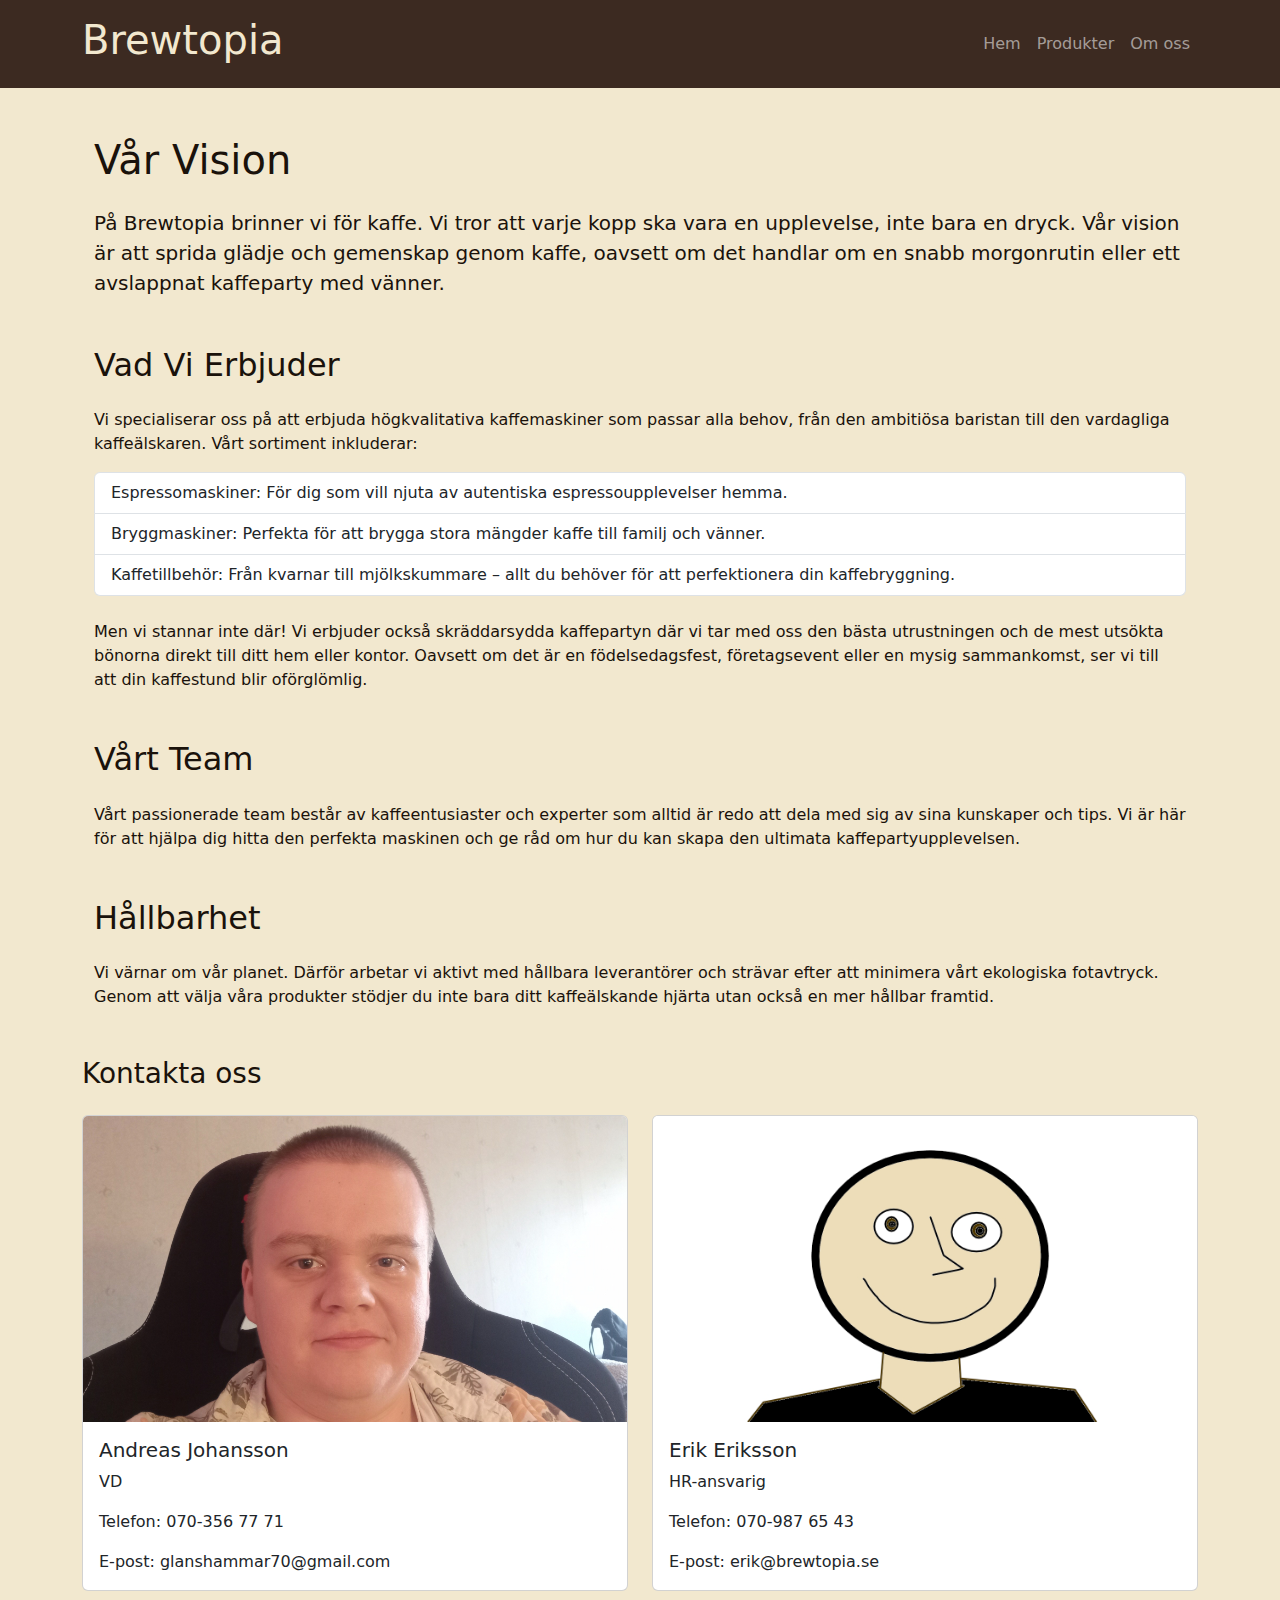
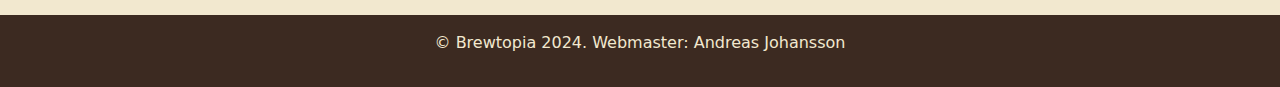
<file: about.html>
<!DOCTYPE html>
<html lang="en">
<head>
    <meta charset="UTF-8">
    <meta name="viewport" content="width=device-width, initial-scale=1.0">
    <title>Brewtopia - Om Oss</title>
    <link rel="icon" type="image/png" href="media/coffeeicon.png">
    <link href="https://cdn.jsdelivr.net/npm/bootstrap@5.3.3/dist/css/bootstrap.min.css" rel="stylesheet" integrity="sha384-QWTKZyjpPEjISv5WaRU9OFeRpok6YctnYmDr5pNlyT2bRjXh0JMhjY6hW+ALEwIH" crossorigin="anonymous">
    <script src="https://cdn.jsdelivr.net/npm/bootstrap@5.3.3/dist/js/bootstrap.bundle.min.js" integrity="sha384-YvpcrYf0tY3lHB60NNkmXc5s9fDVZLESaAA55NDzOxhy9GkcIdslK1eN7N6jIeHz" crossorigin="anonymous" defer></script>
    <link rel="stylesheet" href="styles/theme.css">
</head>

<body class="d-flex flex-column min-vh-100">
    <!-- Header -->
    <header class="py-3 coffee-header">
        <div class="container">
            <div class="row align-items-center">
                <div class="col-md-6">
                    <h1>Brewtopia</h1>
                </div>

                <div class="col-md-6">
                    <nav class="navbar navbar-expand-lg navbar-dark">
                        <ul class="navbar-nav ms-auto">
                            <li class="nav-item"><a class="nav-link" href="index.html">Hem</a></li>
                            <li class="nav-item"><a class="nav-link" href="products.html">Produkter</a></li>
                            <li class="nav-item"><a class="nav-link" href="about.html">Om oss</a></li>
                        </ul>
                    </nav>
                </div>

            </div>
        </div>
    </header>

    <!-- Main Content -->
    <main class="flex-grow-1">
        <div class="container mt-5">
            <div class="container my-5">
                <h1 class="mb-4">Vår Vision</h1>
                <p class="lead">På Brewtopia brinner vi för kaffe. Vi tror att varje kopp ska vara en upplevelse, inte bara en dryck. Vår vision är att sprida glädje och gemenskap genom kaffe, oavsett om det handlar om en snabb morgonrutin eller ett avslappnat kaffeparty med vänner.</p>

                <h2 class="mt-5 mb-4">Vad Vi Erbjuder</h2>
                <p>Vi specialiserar oss på att erbjuda högkvalitativa kaffemaskiner som passar alla behov, från den ambitiösa baristan till den vardagliga kaffeälskaren. Vårt sortiment inkluderar:</p>
                <ul class="list-group mb-4">
                    <li class="list-group-item">Espressomaskiner: För dig som vill njuta av autentiska espressoupplevelser hemma.</li>
                    <li class="list-group-item">Bryggmaskiner: Perfekta för att brygga stora mängder kaffe till familj och vänner.</li>
                    <li class="list-group-item">Kaffetillbehör: Från kvarnar till mjölkskummare – allt du behöver för att perfektionera din kaffebryggning.</li>
                </ul>
                <p>Men vi stannar inte där! Vi erbjuder också skräddarsydda kaffepartyn där vi tar med oss den bästa utrustningen och de mest utsökta bönorna direkt till ditt hem eller kontor. Oavsett om det är en födelsedagsfest, företagsevent eller en mysig sammankomst, ser vi till att din kaffestund blir oförglömlig.</p>

                <h2 class="mt-5 mb-4">Vårt Team</h2>
                <p>Vårt passionerade team består av kaffeentusiaster och experter som alltid är redo att dela med sig av sina kunskaper och tips. Vi är här för att hjälpa dig hitta den perfekta maskinen och ge råd om hur du kan skapa den ultimata kaffepartyupplevelsen.</p>

                <h2 class="mt-5 mb-4">Hållbarhet</h2>
                <p>Vi värnar om vår planet. Därför arbetar vi aktivt med hållbara leverantörer och strävar efter att minimera vårt ekologiska fotavtryck. Genom att välja våra produkter stödjer du inte bara ditt kaffeälskande hjärta utan också en mer hållbar framtid.</p>
            </div>


            <h3 class="mt-5 mb-4">Kontakta oss</h3>
            <div class="row">
                <div class="col-md-6 mb-4">
                    <div class="card">
                        <img src="media/Andreas.jpg" class="card-img-top" alt="VD">
                        <div class="card-body">
                            <h5 class="card-title">Andreas Johansson</h5>
                            <p class="card-text">VD</p>
                            <p class="card-text">Telefon: 070-356 77 71</p>
                            <p class="card-text">E-post: glanshammar70@gmail.com</p>
                        </div>
                    </div>
                </div>

                <div class="col-md-6 mb-4">
                    <div class="card">
                        <img src="media/HR.jpg" class="card-img-top" alt="HR-ansvarig">
                        <div class="card-body">
                            <h5 class="card-title">Erik Eriksson</h5>
                            <p class="card-text">HR-ansvarig</p>
                            <p class="card-text">Telefon: 070-987 65 43</p>
                            <p class="card-text">E-post: erik@brewtopia.se</p>
                        </div>
                    </div>
                </div>

            </div>
        </div>
    </main>

    <!-- Footer -->
    <footer class="py-3 coffee-footer">
        <div class="container text-center">
            <p>&copy; Brewtopia 2024. Webmaster: Andreas Johansson</p>
        </div>
    </footer>

</body>
</html>
</file>
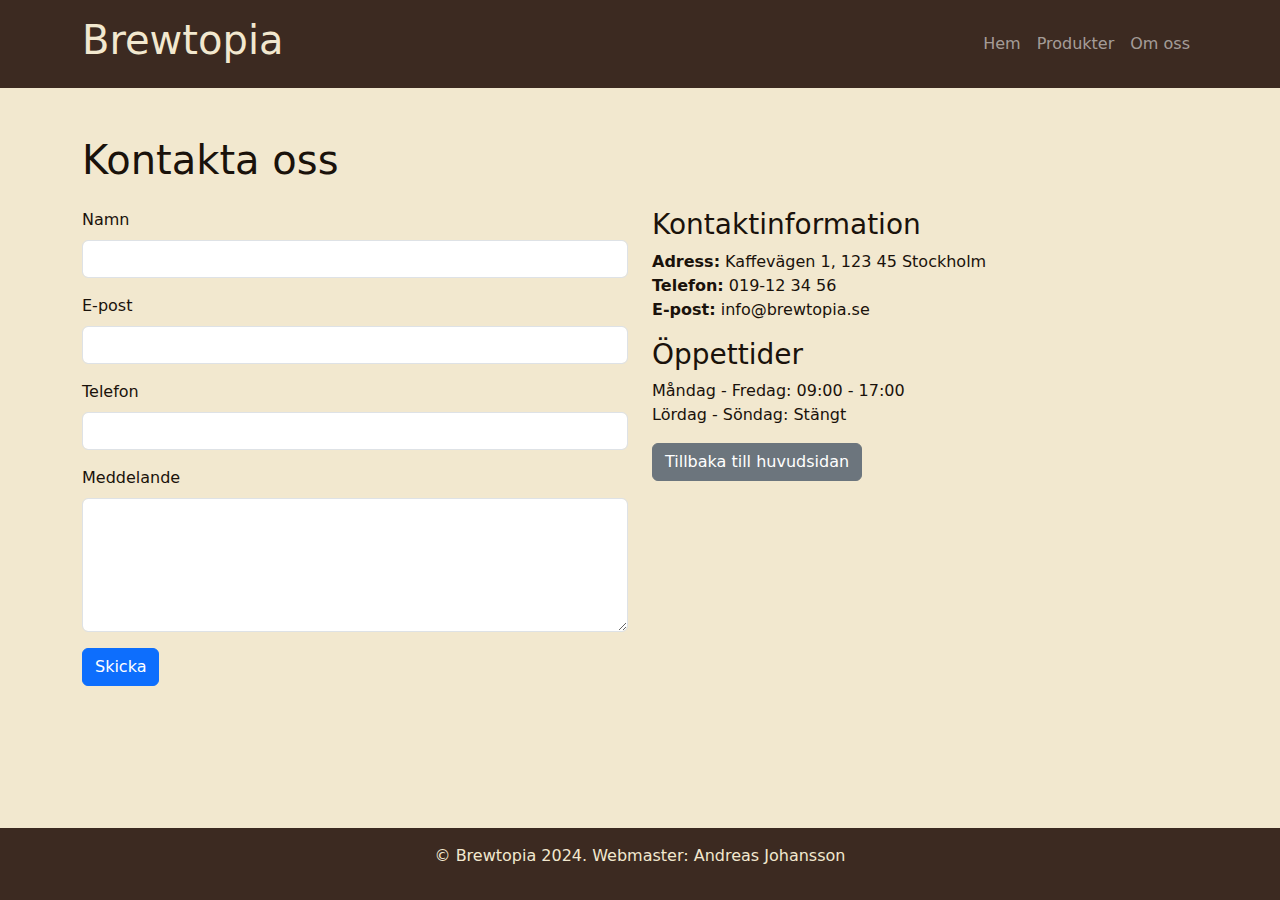
<file: contact.html>
<!DOCTYPE html>
<html lang="en">
<head>
  <meta charset="UTF-8">
  <meta name="viewport" content="width=device-width, initial-scale=1.0">
  <title>Brewtopia - Kontakta Oss</title>
  <link rel="icon" type="image/png" href="media/coffeeicon.png">
  <link href="https://cdn.jsdelivr.net/npm/bootstrap@5.3.3/dist/css/bootstrap.min.css" rel="stylesheet" integrity="sha384-QWTKZyjpPEjISv5WaRU9OFeRpok6YctnYmDr5pNlyT2bRjXh0JMhjY6hW+ALEwIH" crossorigin="anonymous">
  <script src="https://cdn.jsdelivr.net/npm/bootstrap@5.3.3/dist/js/bootstrap.bundle.min.js" integrity="sha384-YvpcrYf0tY3lHB60NNkmXc5s9fDVZLESaAA55NDzOxhy9GkcIdslK1eN7N6jIeHz" crossorigin="anonymous" defer></script>
  <link rel="stylesheet" href="styles/theme.css">
</head>

<body class="d-flex flex-column min-vh-100">
  <!-- Header -->
  <header class="py-3 coffee-header">
    <div class="container">
      <div class="row align-items-center">
        <div class="col-md-6">
          <h1>Brewtopia</h1>
        </div>

        <div class="col-md-6">
          <nav class="navbar navbar-expand-lg navbar-dark">
            <ul class="navbar-nav ms-auto">
              <li class="nav-item"><a class="nav-link" href="index.html">Hem</a></li>
              <li class="nav-item"><a class="nav-link" href="products.html">Produkter</a></li>
              <li class="nav-item"><a class="nav-link" href="about.html">Om oss</a></li>
            </ul>
          </nav>
        </div>

      </div>
    </div>
  </header>

  <!-- Main Content -->
  <main class="flex-grow-1">
    <div class="container mt-5">
      <h1 class="mb-4">Kontakta oss</h1>
      <div class="row">
        <div class="col-md-6">
          <form>
            <div class="mb-3">
              <label for="name" class="form-label">Namn</label>
              <input type="text" class="form-control" id="name" required>
            </div>
            <div class="mb-3">
              <label for="email" class="form-label">E-post</label>
              <input type="email" class="form-control" id="email" required>
            </div>
            <div class="mb-3">
              <label for="phone" class="form-label">Telefon</label>
              <input type="tel" class="form-control" id="phone">
            </div>
            <div class="mb-3">
              <label for="message" class="form-label">Meddelande</label>
              <textarea class="form-control" id="message" rows="5" required></textarea>
            </div>
            <button type="submit" class="btn btn-primary">Skicka</button>
          </form>
        </div>
        <div class="col-md-6">
          <h3>Kontaktinformation</h3>
          <p>
            <strong>Adress:</strong> Kaffevägen 1, 123 45 Stockholm<br>
            <strong>Telefon:</strong> 019-12 34 56<br>
            <strong>E-post:</strong> info@brewtopia.se
          </p>

          <h3>Öppettider</h3>
          <p>
            Måndag - Fredag: 09:00 - 17:00<br>
            Lördag - Söndag: Stängt
          </p>

          <a href="index.html" class="btn btn-secondary">Tillbaka till huvudsidan</a>
        </div>
      </div>
    </div>
  </main>

  <!-- Footer -->
  <footer class="py-3 coffee-footer">
    <div class="container text-center">
      <p>&copy; Brewtopia 2024. Webmaster: Andreas Johansson</p>
    </div>
  </footer>

</body>
</html>
</file>
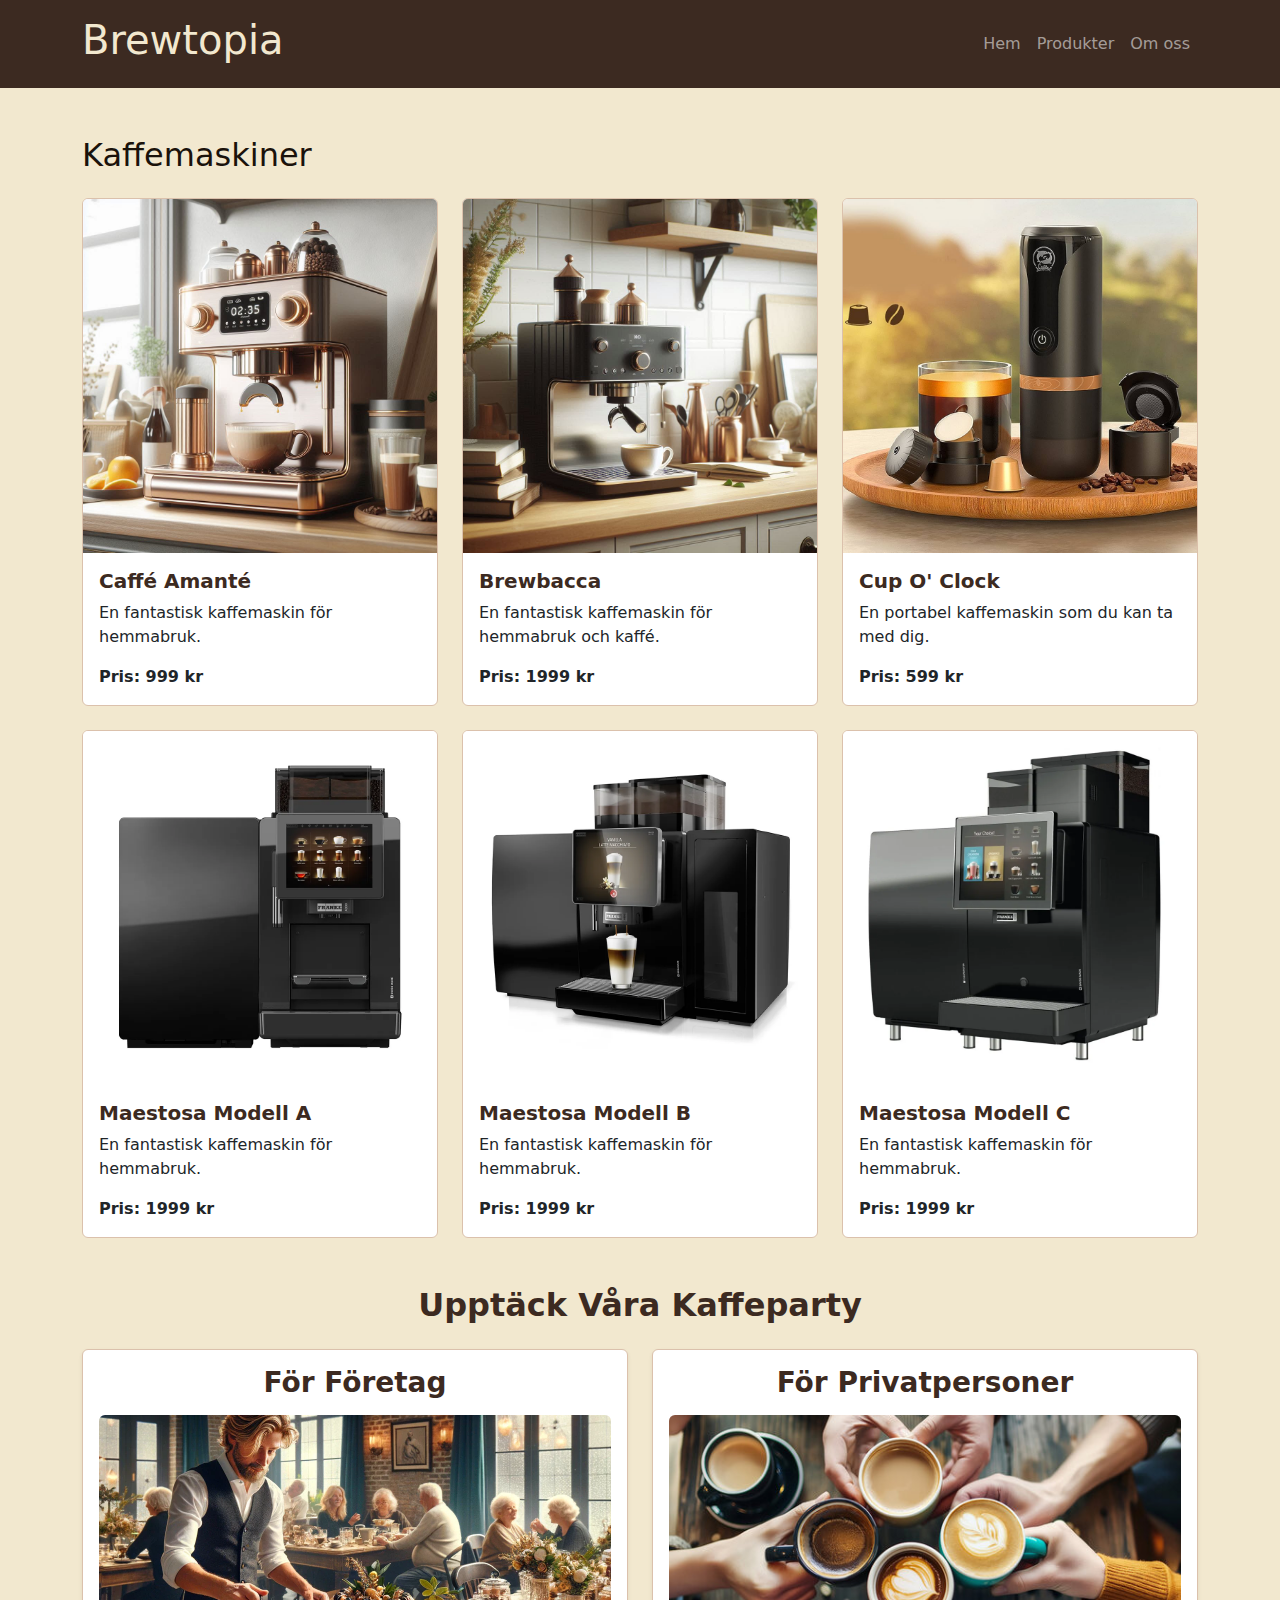
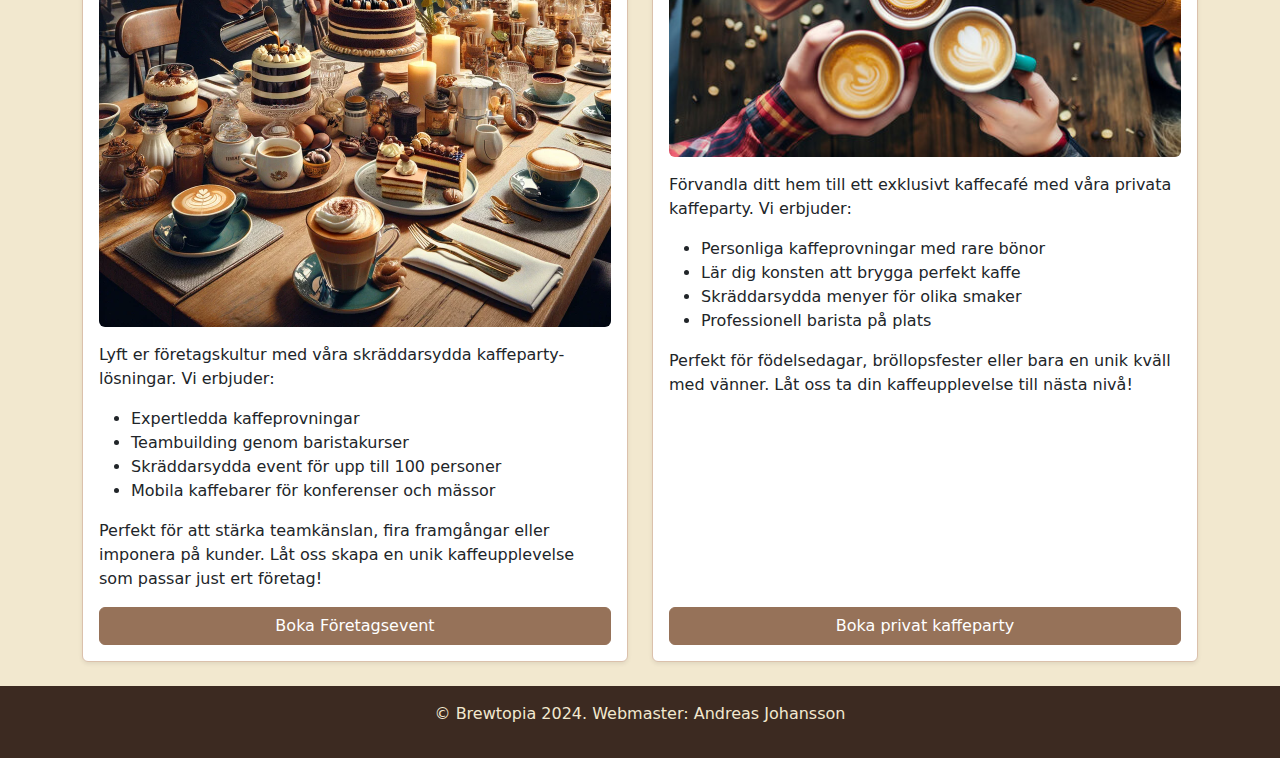
<file: products.html>
<!DOCTYPE html>
<html lang="en">
<head>
    <meta charset="UTF-8">
    <meta name="viewport" content="width=device-width, initial-scale=1.0">
    <title>Brewtopia - Produkter</title>
    <link rel="icon" type="image/png" href="media/coffeeicon.png">
    <link href="https://cdn.jsdelivr.net/npm/bootstrap@5.3.3/dist/css/bootstrap.min.css" rel="stylesheet" integrity="sha384-QWTKZyjpPEjISv5WaRU9OFeRpok6YctnYmDr5pNlyT2bRjXh0JMhjY6hW+ALEwIH" crossorigin="anonymous">
    <script src="https://cdn.jsdelivr.net/npm/bootstrap@5.3.3/dist/js/bootstrap.bundle.min.js" integrity="sha384-YvpcrYf0tY3lHB60NNkmXc5s9fDVZLESaAA55NDzOxhy9GkcIdslK1eN7N6jIeHz" crossorigin="anonymous" defer></script>
    <link rel="stylesheet" href="styles/products.css">
    <link rel="stylesheet" href="styles/theme.css">
</head>

<body class="d-flex flex-column min-vh-100">
    <!-- Header -->
    <header class="py-3 coffee-header">
        <div class="container">
            <div class="row align-items-center">
                <div class="col-md-6">
                    <h1>Brewtopia</h1>
                </div>

                <div class="col-md-6">
                    <nav class="navbar navbar-expand-lg navbar-dark">
                        <ul class="navbar-nav ms-auto">
                            <li class="nav-item"><a class="nav-link" href="index.html">Hem</a></li>
                            <li class="nav-item"><a class="nav-link" href="products.html">Produkter</a></li>
                            <li class="nav-item"><a class="nav-link" href="about.html">Om oss</a></li>
                        </ul>
                    </nav>
                </div>

            </div>
        </div>
    </header>

    <!-- Main Content -->
    <main class="flex-grow-1">
        <div class="container mt-5">
            <h2 class="mb-4">Kaffemaskiner</h2>
            <div class="row row-cols-1 row-cols-md-3 g-4">
                <div class="col">
                    <a href="products/caffe-amante.html" class="text-decoration-none">
                        <div class="card h-100 product-card">
                            <img src="media/coffee-machines/caffe-amante.jpeg" class="card-img-top img-fluid product-image" alt="Kaffemaskin 1">
                            <div class="card-body">
                                <h5 class="card-title">Caffé Amanté</h5>
                                <p class="card-text">En fantastisk kaffemaskin för hemmabruk.</p>
                                <p class="card-text"><strong>Pris: 999 kr</strong></p>
                            </div>
                        </div>
                    </a>
                </div>

                <div class="col">
                    <a href="products/brewbacca.html" class="text-decoration-none">
                        <div class="card h-100 product-card">
                            <img src="media/coffee-machines/brewbacca.jpeg" class="card-img-top img-fluid product-image" alt="Kaffemaskin 2">
                            <div class="card-body">
                                <h5 class="card-title">Brewbacca</h5>
                                <p class="card-text">En fantastisk kaffemaskin för hemmabruk och kaffé.</p>
                                <p class="card-text"><strong>Pris: 1999 kr</strong></p>
                            </div>
                        </div>
                    </a>
                </div>

                <div class="col">
                    <a href="products/cupoclock.html" class="text-decoration-none">
                        <div class="card h-100 product-card">
                            <img src="media/coffee-machines/cupoclock.jpg" class="card-img-top img-fluid product-image" alt="Kaffemaskin 2">
                            <div class="card-body">
                                <h5 class="card-title">Cup O' Clock</h5>
                                <p class="card-text">En portabel kaffemaskin som du kan ta med dig.</p>
                                <p class="card-text"><strong>Pris: 599 kr</strong></p>
                            </div>
                        </div>
                    </a>
                </div>

                <div class="col">
                    <a href="products/maestosa1.html" class="text-decoration-none">
                        <div class="card h-100 product-card">
                            <img src="media/coffee-machines/maestosa1.jpg" class="card-img-top img-fluid product-image" alt="Kaffemaskin 2">
                            <div class="card-body">
                                <h5 class="card-title">Maestosa Modell A</h5>
                                <p class="card-text">En fantastisk kaffemaskin för hemmabruk.</p>
                                <p class="card-text"><strong>Pris: 1999 kr</strong></p>
                            </div>
                        </div>
                    </a>
                </div>

                <div class="col">
                    <a href="products/maestosa2.html" class="text-decoration-none">
                        <div class="card h-100 product-card">
                            <img src="media/coffee-machines/maestosa2.jpg" class="card-img-top img-fluid product-image" alt="Kaffemaskin 2">
                            <div class="card-body">
                                <h5 class="card-title">Maestosa Modell B</h5>
                                <p class="card-text">En fantastisk kaffemaskin för hemmabruk.</p>
                                <p class="card-text"><strong>Pris: 1999 kr</strong></p>
                            </div>
                        </div>
                    </a>
                </div>

                <div class="col">
                    <a href="products/maestosa3.html" class="text-decoration-none">
                        <div class="card h-100 product-card">
                            <img src="media/coffee-machines/maestosa3.jpg" class="card-img-top img-fluid product-image" alt="Kaffemaskin 2">
                            <div class="card-body">
                                <h5 class="card-title">Maestosa Modell C</h5>
                                <p class="card-text">En fantastisk kaffemaskin för hemmabruk.</p>
                                <p class="card-text"><strong>Pris: 1999 kr</strong></p>
                            </div>
                        </div>
                    </a>
                </div>

            </div>

            <section class="kaffeparty-section mt-5 mb-4">
                <h2 class="text-center mb-4">Upptäck Våra Kaffeparty</h2>
                <div class="row g-4">
                    <div class="col-md-6">
                        <div class="card h-100 shadow-sm">
                            <div class="card-body">
                                <h3 class="card-title text-center mb-3">För Företag</h3>
                                <img src="media/coffeeparty2.jpg" alt="Företagskaffeparty" class="img-fluid rounded mb-3">

                                <p class="card-text">
                                    Lyft er företagskultur med våra skräddarsydda kaffeparty-lösningar. Vi erbjuder:
                                </p>

                                <ul>
                                    <li>Expertledda kaffeprovningar</li>
                                    <li>Teambuilding genom baristakurser</li>
                                    <li>Skräddarsydda event för upp till 100 personer</li>
                                    <li>Mobila kaffebarer för konferenser och mässor</li>
                                </ul>

                                <p>
                                    Perfekt för att stärka teamkänslan, fira framgångar eller imponera på kunder. Låt oss skapa en unik kaffeupplevelse som passar just ert företag!
                                </p>

                                <div class="mt-auto">
                                    <a href="#" class="btn btn-primary w-100">Boka Företagsevent</a>
                                </div>
                            </div>
                        </div>
                    </div>
                    <div class="col-md-6">
                        <div class="card h-100 shadow-sm">
                            <div class="card-body">
                                <h3 class="card-title text-center mb-3">För Privatpersoner</h3>
                                <img src="media/coffeeparty.jpg" alt="Privat kaffeparty" class="img-fluid rounded mb-3">

                                <p class="card-text">
                                    Förvandla ditt hem till ett exklusivt kaffecafé med våra privata kaffeparty. Vi erbjuder:
                                </p>

                                <ul>
                                    <li>Personliga kaffeprovningar med rare bönor</li>
                                    <li>Lär dig konsten att brygga perfekt kaffe</li>
                                    <li>Skräddarsydda menyer för olika smaker</li>
                                    <li>Professionell barista på plats</li>
                                </ul>

                                <p>
                                    Perfekt för födelsedagar, bröllopsfester eller bara en unik kväll med vänner. Låt oss ta din kaffeupplevelse till nästa nivå!
                                </p>

                                <div class="mt-auto">
                                    <a href="#" class="btn btn-primary w-100">Boka privat kaffeparty</a>
                                </div>
                            </div>
                        </div>
                    </div>
                </div>
            </section>
        </div>
    </main>

    <!-- Footer -->
    <footer class="py-3 coffee-footer">
        <div class="container text-center">
            <p>&copy; Brewtopia 2024. Webmaster: Andreas Johansson</p>
        </div>
    </footer>
</body>
</html>
</file>
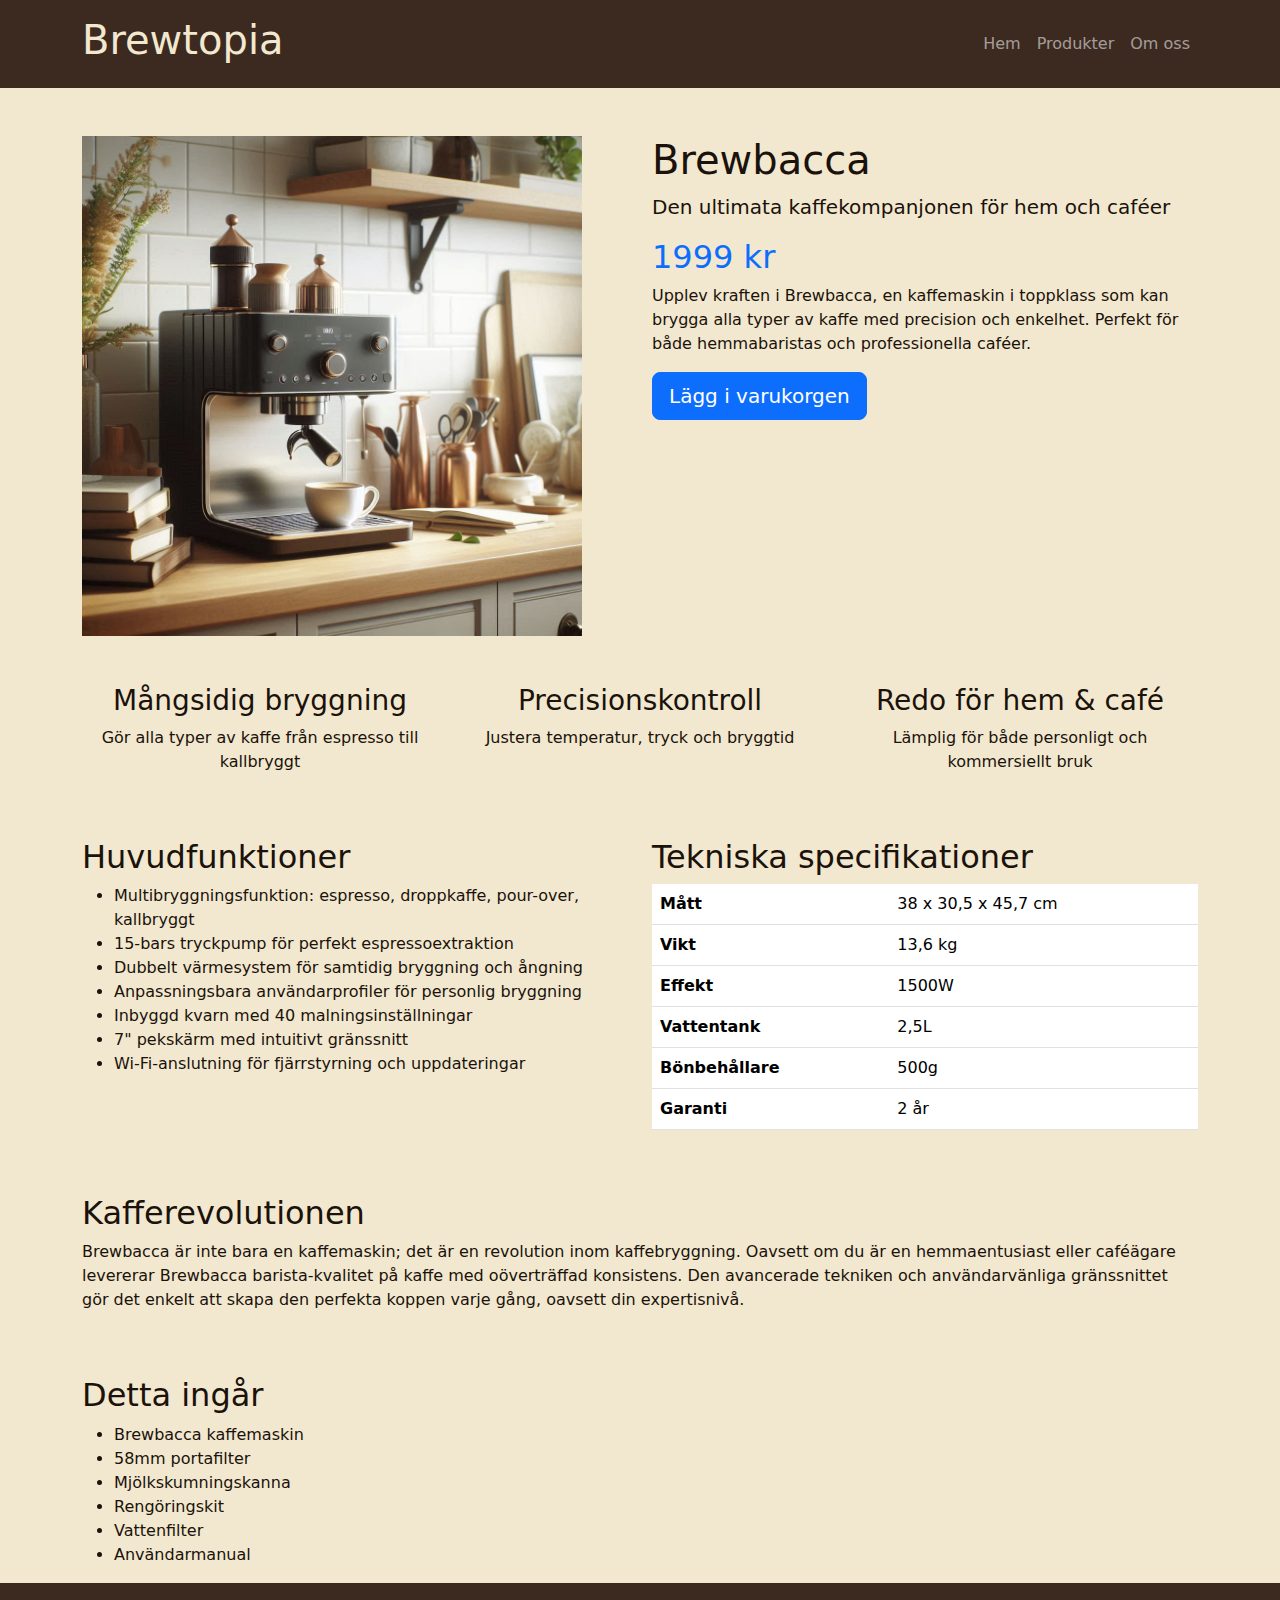
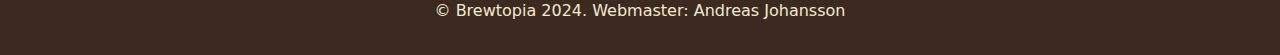
<file: products/brewbacca.html>
<!DOCTYPE html>
<html lang="en">
<head>
    <meta charset="UTF-8">
    <meta name="viewport" content="width=device-width, initial-scale=1.0">
    <title>Brewtopia - Brewbacca</title>
    <link rel="icon" type="image/png" href="../media/coffeeicon.png">
    <link href="https://cdn.jsdelivr.net/npm/bootstrap@5.3.3/dist/css/bootstrap.min.css" rel="stylesheet" integrity="sha384-QWTKZyjpPEjISv5WaRU9OFeRpok6YctnYmDr5pNlyT2bRjXh0JMhjY6hW+ALEwIH" crossorigin="anonymous">
    <script src="https://cdn.jsdelivr.net/npm/bootstrap@5.3.3/dist/js/bootstrap.bundle.min.js" integrity="sha384-YvpcrYf0tY3lHB60NNkmXc5s9fDVZLESaAA55NDzOxhy9GkcIdslK1eN7N6jIeHz" crossorigin="anonymous" defer></script>
    <link rel="stylesheet" href="../styles/theme.css">
</head>

<body class="d-flex flex-column min-vh-100">
    <!-- Header -->
    <header class="py-3 coffee-header">
        <div class="container">
            <div class="row align-items-center">
                <div class="col-md-6">
                    <h1>Brewtopia</h1>
                </div>

                <div class="col-md-6">
                    <nav class="navbar navbar-expand-lg navbar-dark">
                        <ul class="navbar-nav ms-auto">
                            <li class="nav-item"><a class="nav-link" href="../index.html">Hem</a></li>
                            <li class="nav-item"><a class="nav-link" href="../products.html">Produkter</a></li>
                            <li class="nav-item"><a class="nav-link" href="../about.html">Om oss</a></li>
                        </ul>
                    </nav>
                </div>

            </div>
        </div>
    </header>

    <!-- Main Content -->
    <main class="flex-grow-1">
        <div class="container mt-5">
            <div class="row">
                <div class="col-md-6">
                    <img src="../media/coffee-machines/brewbacca.jpeg" alt="Brewbacca Kaffemaskin" class="product-image" width="500" height="500">
                </div>
                <div class="col-md-6">
                    <h1>Brewbacca</h1>
                    <p class="lead">Den ultimata kaffekompanjonen för hem och caféer</p>
                    <h2 class="text-primary">1999 kr</h2>
                    <p>Upplev kraften i Brewbacca, en kaffemaskin i toppklass som kan brygga alla typer av kaffe med precision och enkelhet. Perfekt för både hemmabaristas och professionella caféer.</p>
                    <button class="btn btn-primary btn-lg">Lägg i varukorgen</button>
                </div>
            </div>

            <div class="row mt-5">
                <div class="col-md-4">
                    <div class="text-center">
                        <i class="bi bi-cup-hot feature-icon"></i>
                        <h3>Mångsidig bryggning</h3>
                        <p>Gör alla typer av kaffe från espresso till kallbryggt</p>
                    </div>
                </div>
                <div class="col-md-4">
                    <div class="text-center">
                        <i class="bi bi-gear feature-icon"></i>
                        <h3>Precisionskontroll</h3>
                        <p>Justera temperatur, tryck och bryggtid</p>
                    </div>
                </div>
                <div class="col-md-4">
                    <div class="text-center">
                        <i class="bi bi-house-door feature-icon"></i>
                        <h3>Redo för hem & café</h3>
                        <p>Lämplig för både personligt och kommersiellt bruk</p>
                    </div>
                </div>
            </div>

            <div class="row mt-5">
                <div class="col-md-6">
                    <h2>Huvudfunktioner</h2>
                    <ul>
                        <li>Multibryggningsfunktion: espresso, droppkaffe, pour-over, kallbryggt</li>
                        <li>15-bars tryckpump för perfekt espressoextraktion</li>
                        <li>Dubbelt värmesystem för samtidig bryggning och ångning</li>
                        <li>Anpassningsbara användarprofiler för personlig bryggning</li>
                        <li>Inbyggd kvarn med 40 malningsinställningar</li>
                        <li>7" pekskärm med intuitivt gränssnitt</li>
                        <li>Wi-Fi-anslutning för fjärrstyrning och uppdateringar</li>
                    </ul>
                </div>
                <div class="col-md-6">
                    <h2>Tekniska specifikationer</h2>
                    <table class="table">
                        <tr><th>Mått</th><td>38 x 30,5 x 45,7 cm</td></tr>
                        <tr><th>Vikt</th><td>13,6 kg</td></tr>
                        <tr><th>Effekt</th><td>1500W</td></tr>
                        <tr><th>Vattentank</th><td>2,5L</td></tr>
                        <tr><th>Bönbehållare</th><td>500g</td></tr>
                        <tr><th>Garanti</th><td>2 år</td></tr>
                    </table>
                </div>
            </div>

            <div class="row mt-5">
                <div class="col-md-12">
                    <h2>Kafferevolutionen</h2>
                    <p>Brewbacca är inte bara en kaffemaskin; det är en revolution inom kaffebryggning. Oavsett om du är en hemmaentusiast eller caféägare levererar Brewbacca barista-kvalitet på kaffe med oöverträffad konsistens. Den avancerade tekniken och användarvänliga gränssnittet gör det enkelt att skapa den perfekta koppen varje gång, oavsett din expertisnivå.</p>
                </div>
            </div>

            <div class="row mt-5">
                <div class="col-md-12">
                    <h2>Detta ingår</h2>
                    <ul>
                        <li>Brewbacca kaffemaskin</li>
                        <li>58mm portafilter</li>
                        <li>Mjölkskumningskanna</li>
                        <li>Rengöringskit</li>
                        <li>Vattenfilter</li>
                        <li>Användarmanual</li>
                    </ul>
                </div>
            </div>
        </div>
    </main>

    <!-- Footer -->
    <footer class="py-3 coffee-footer">
        <div class="container text-center">
            <p>&copy; Brewtopia 2024. Webmaster: Andreas Johansson</p>
        </div>
    </footer>

</body>
</html>
</file>
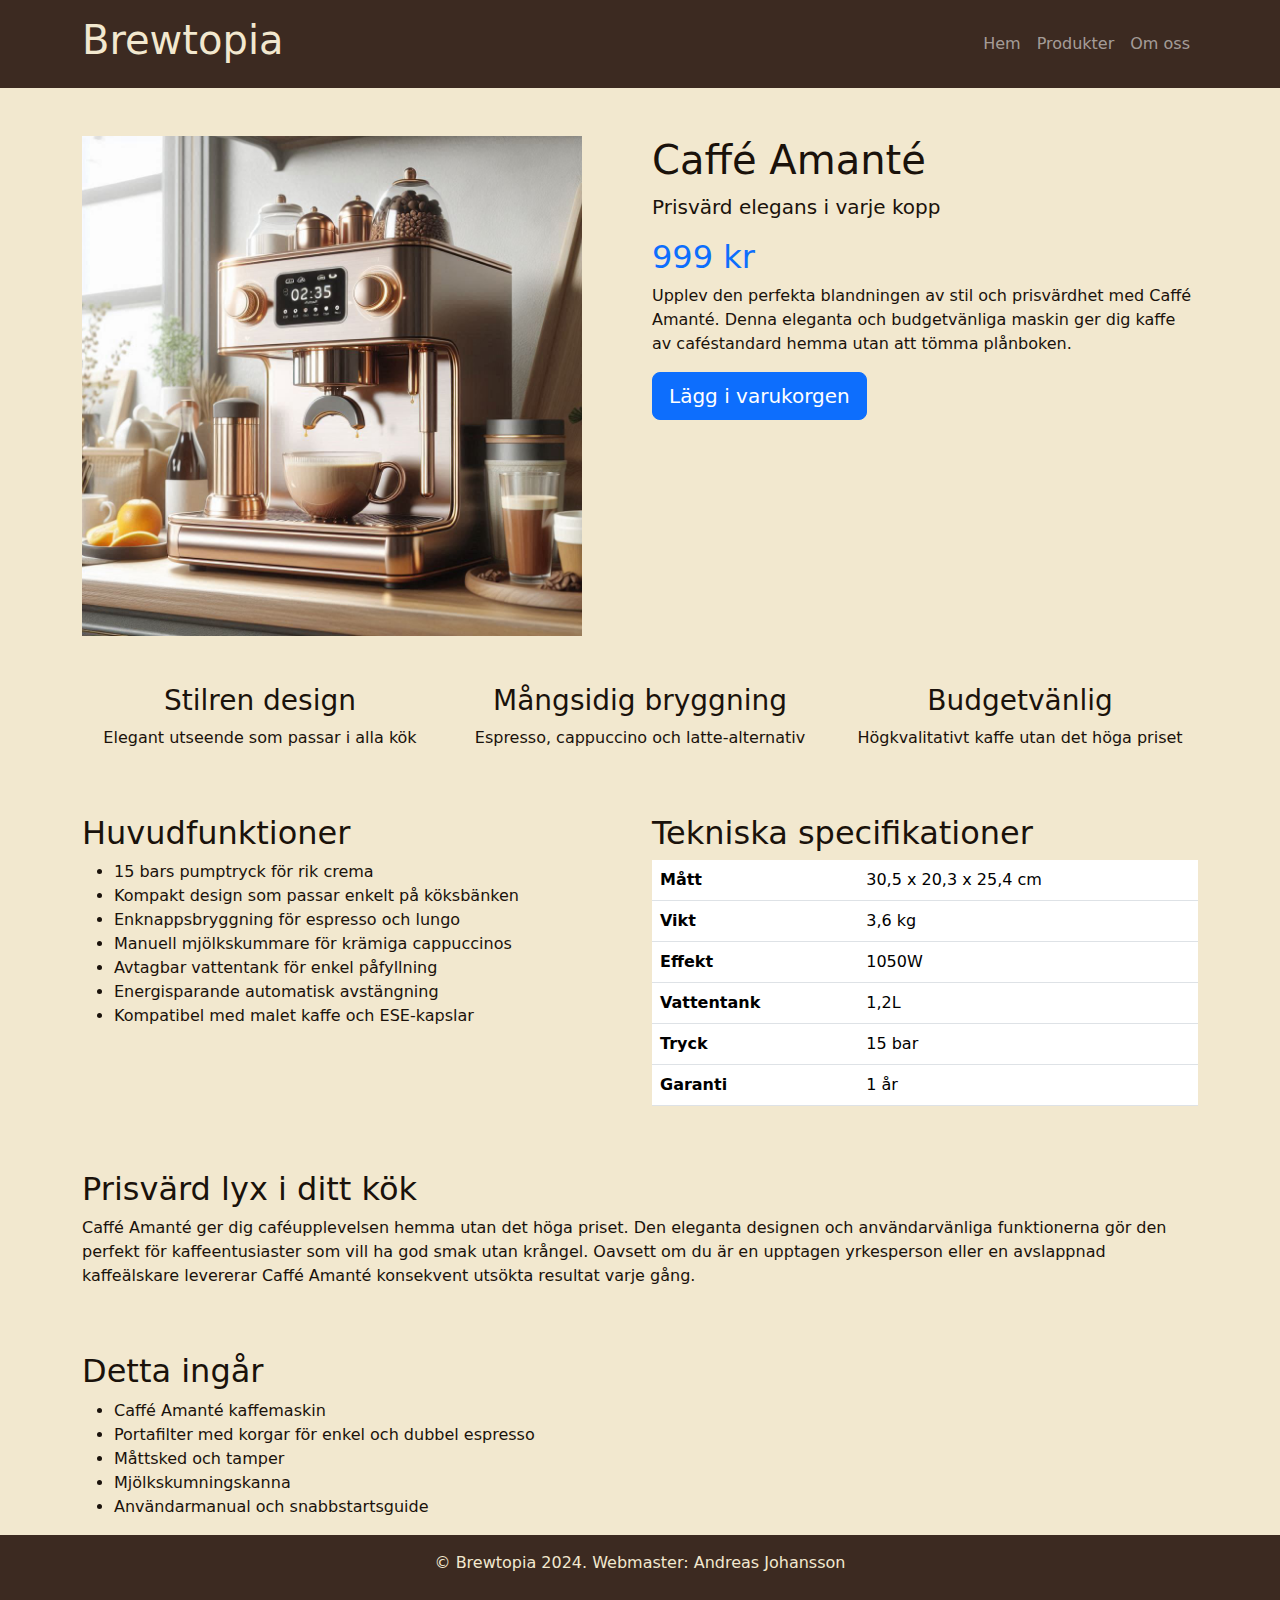
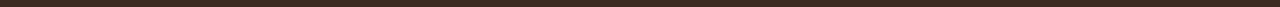
<file: products/caffe-amante.html>
<!DOCTYPE html>
<html lang="en">
<head>
  <meta charset="UTF-8">
  <meta name="viewport" content="width=device-width, initial-scale=1.0">
  <title>Brewtopia - Caffé Amanté</title>
  <link rel="icon" type="image/png" href="../media/coffeeicon.png">
  <link href="https://cdn.jsdelivr.net/npm/bootstrap@5.3.3/dist/css/bootstrap.min.css" rel="stylesheet" integrity="sha384-QWTKZyjpPEjISv5WaRU9OFeRpok6YctnYmDr5pNlyT2bRjXh0JMhjY6hW+ALEwIH" crossorigin="anonymous">
  <script src="https://cdn.jsdelivr.net/npm/bootstrap@5.3.3/dist/js/bootstrap.bundle.min.js" integrity="sha384-YvpcrYf0tY3lHB60NNkmXc5s9fDVZLESaAA55NDzOxhy9GkcIdslK1eN7N6jIeHz" crossorigin="anonymous" defer></script>
  <link rel="stylesheet" href="../styles/theme.css">
</head>

<body class="d-flex flex-column min-vh-100">
  <!-- Header -->
  <header class="py-3 coffee-header">
    <div class="container">
      <div class="row align-items-center">
        <div class="col-md-6">
          <h1>Brewtopia</h1>
        </div>

        <div class="col-md-6">
          <nav class="navbar navbar-expand-lg navbar-dark">
            <ul class="navbar-nav ms-auto">
              <li class="nav-item"><a class="nav-link" href="../index.html">Hem</a></li>
              <li class="nav-item"><a class="nav-link" href="../products.html">Produkter</a></li>
              <li class="nav-item"><a class="nav-link" href="../about.html">Om oss</a></li>
            </ul>
          </nav>
        </div>

      </div>
    </div>
  </header>

  <!-- Main Content -->
  <main class="flex-grow-1">
    <div class="container mt-5">
      <div class="row">
        <div class="col-md-6">
          <img src="../media/coffee-machines/caffe-amante.jpeg" alt="Caffé Amanté Kaffemaskin" class="product-image" width="500" height="500">
        </div>
        <div class="col-md-6">
          <h1>Caffé Amanté</h1>
          <p class="lead">Prisvärd elegans i varje kopp</p>
          <h2 class="text-primary">999 kr</h2>
          <p>Upplev den perfekta blandningen av stil och prisvärdhet med Caffé Amanté. Denna eleganta och budgetvänliga maskin ger dig kaffe av caféstandard hemma utan att tömma plånboken.</p>
          <button class="btn btn-primary btn-lg">Lägg i varukorgen</button>
        </div>
      </div>

      <div class="row mt-5">
        <div class="col-md-4">
          <div class="text-center">
            <i class="bi bi-palette feature-icon"></i>
            <h3>Stilren design</h3>
            <p>Elegant utseende som passar i alla kök</p>
          </div>
        </div>
        <div class="col-md-4">
          <div class="text-center">
            <i class="bi bi-cup feature-icon"></i>
            <h3>Mångsidig bryggning</h3>
            <p>Espresso, cappuccino och latte-alternativ</p>
          </div>
        </div>
        <div class="col-md-4">
          <div class="text-center">
            <i class="bi bi-piggy-bank feature-icon"></i>
            <h3>Budgetvänlig</h3>
            <p>Högkvalitativt kaffe utan det höga priset</p>
          </div>
        </div>
      </div>

      <div class="row mt-5">
        <div class="col-md-6">
          <h2>Huvudfunktioner</h2>
          <ul>
            <li>15 bars pumptryck för rik crema</li>
            <li>Kompakt design som passar enkelt på köksbänken</li>
            <li>Enknappsbryggning för espresso och lungo</li>
            <li>Manuell mjölkskummare för krämiga cappuccinos</li>
            <li>Avtagbar vattentank för enkel påfyllning</li>
            <li>Energisparande automatisk avstängning</li>
            <li>Kompatibel med malet kaffe och ESE-kapslar</li>
          </ul>
        </div>
        <div class="col-md-6">
          <h2>Tekniska specifikationer</h2>
          <table class="table">
            <tr><th>Mått</th><td>30,5 x 20,3 x 25,4 cm</td></tr>
            <tr><th>Vikt</th><td>3,6 kg</td></tr>
            <tr><th>Effekt</th><td>1050W</td></tr>
            <tr><th>Vattentank</th><td>1,2L</td></tr>
            <tr><th>Tryck</th><td>15 bar</td></tr>
            <tr><th>Garanti</th><td>1 år</td></tr>
          </table>
        </div>
      </div>

      <div class="row mt-5">
        <div class="col-md-12">
          <h2>Prisvärd lyx i ditt kök</h2>
          <p>Caffé Amanté ger dig caféupplevelsen hemma utan det höga priset. Den eleganta designen och användarvänliga funktionerna gör den perfekt för kaffeentusiaster som vill ha god smak utan krångel. Oavsett om du är en upptagen yrkesperson eller en avslappnad kaffeälskare levererar Caffé Amanté konsekvent utsökta resultat varje gång.</p>
        </div>
      </div>

      <div class="row mt-5">
        <div class="col-md-12">
          <h2>Detta ingår</h2>
          <ul>
            <li>Caffé Amanté kaffemaskin</li>
            <li>Portafilter med korgar för enkel och dubbel espresso</li>
            <li>Måttsked och tamper</li>
            <li>Mjölkskumningskanna</li>
            <li>Användarmanual och snabbstartsguide</li>
          </ul>
        </div>
      </div>
    </div>
  </main>

  <!-- Footer -->
  <footer class="py-3 coffee-footer">
    <div class="container text-center">
      <p>&copy; Brewtopia 2024. Webmaster: Andreas Johansson</p>
    </div>
  </footer>
</body>
</html>
</file>
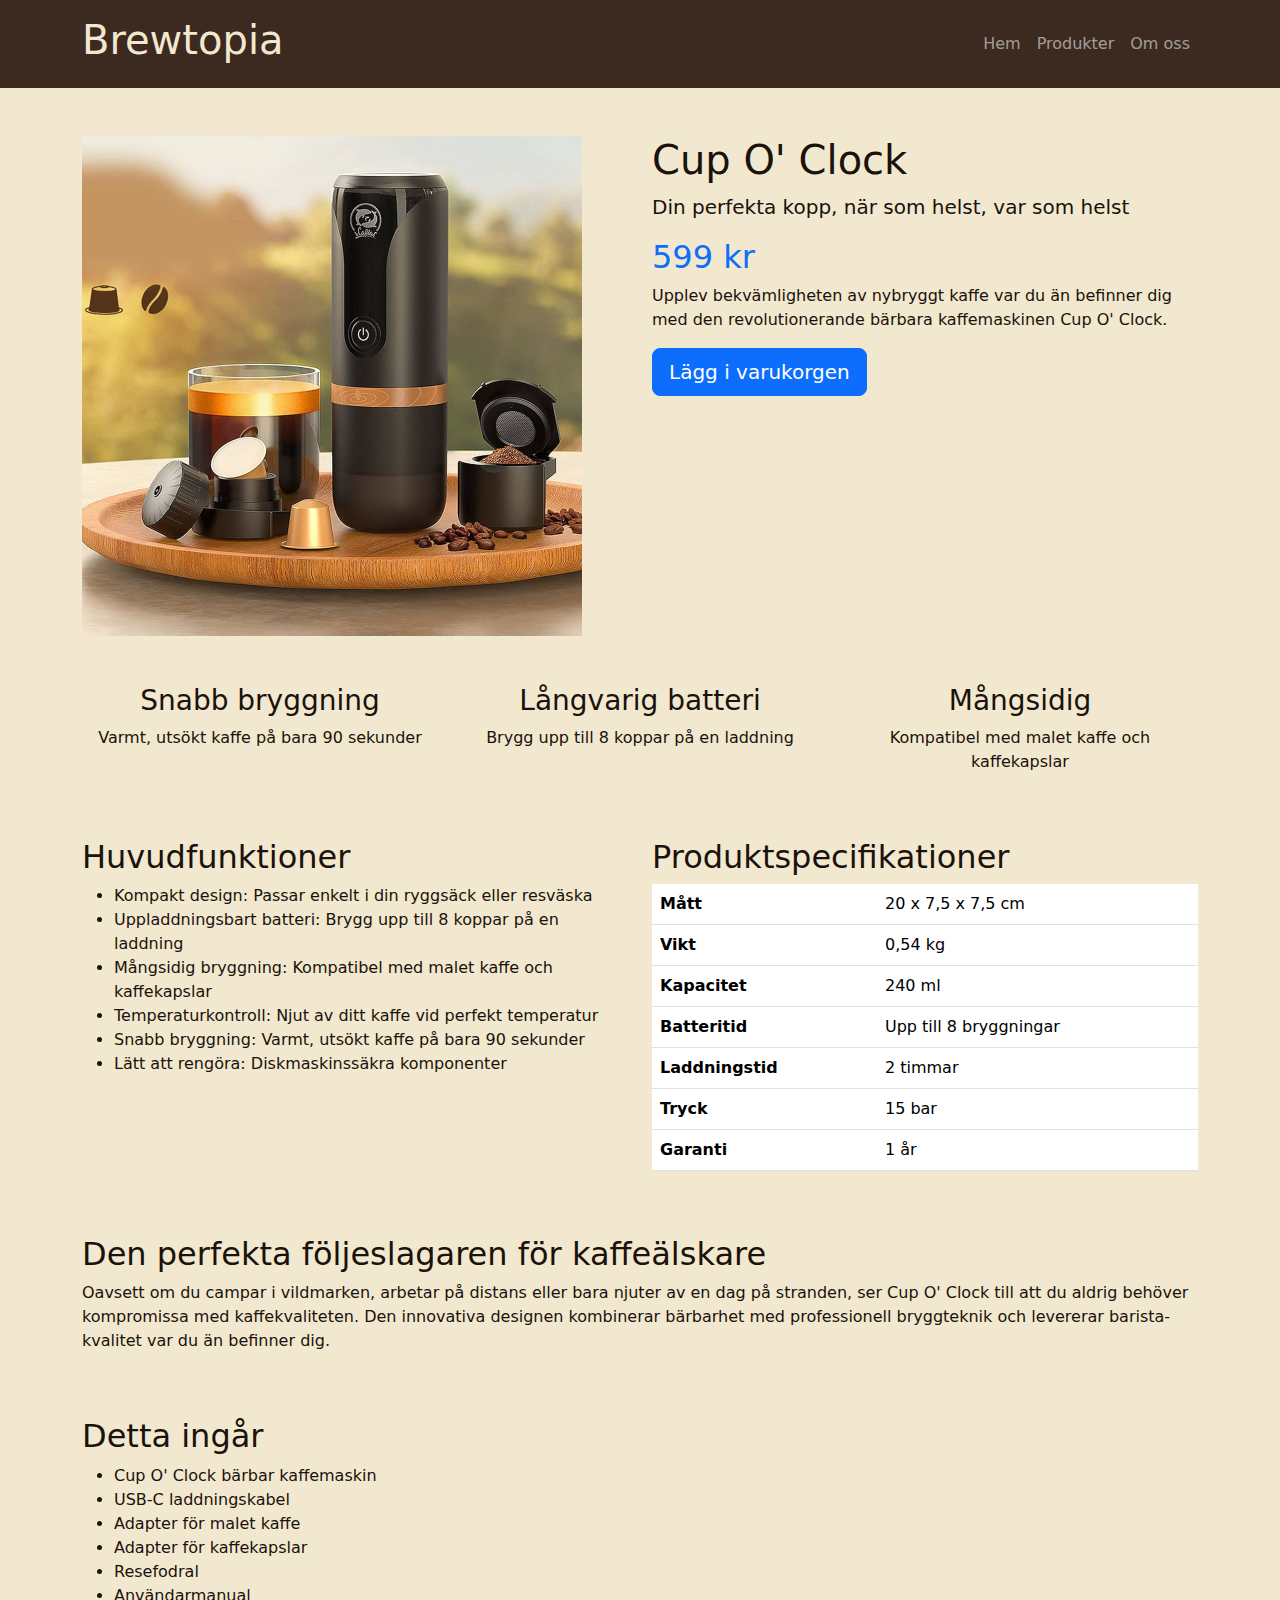
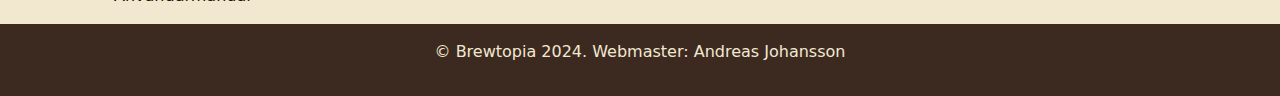
<file: products/cupoclock.html>
<!DOCTYPE html>
<html lang="en">
<head>
  <meta charset="UTF-8">
  <meta name="viewport" content="width=device-width, initial-scale=1.0">
  <title>Brewtopia - Cup O' Clock</title>
  <link rel="icon" type="image/png" href="../media/coffeeicon.png">
  <link href="https://cdn.jsdelivr.net/npm/bootstrap@5.3.3/dist/css/bootstrap.min.css" rel="stylesheet" integrity="sha384-QWTKZyjpPEjISv5WaRU9OFeRpok6YctnYmDr5pNlyT2bRjXh0JMhjY6hW+ALEwIH" crossorigin="anonymous">
  <script src="https://cdn.jsdelivr.net/npm/bootstrap@5.3.3/dist/js/bootstrap.bundle.min.js" integrity="sha384-YvpcrYf0tY3lHB60NNkmXc5s9fDVZLESaAA55NDzOxhy9GkcIdslK1eN7N6jIeHz" crossorigin="anonymous" defer></script>
  <link rel="stylesheet" href="../styles/theme.css">
</head>

<body class="d-flex flex-column min-vh-100">
  <!-- Header -->
  <header class="py-3 coffee-header">
    <div class="container">
      <div class="row align-items-center">
        <div class="col-md-6">
          <h1>Brewtopia</h1>
        </div>

        <div class="col-md-6">
          <nav class="navbar navbar-expand-lg navbar-dark">
            <ul class="navbar-nav ms-auto">
              <li class="nav-item"><a class="nav-link" href="../index.html">Hem</a></li>
              <li class="nav-item"><a class="nav-link" href="../products.html">Produkter</a></li>
              <li class="nav-item"><a class="nav-link" href="../about.html">Om oss</a></li>
            </ul>
          </nav>
        </div>

      </div>
    </div>
  </header>

  <!-- Main Content -->
  <main class="flex-grow-1">
    <div class="container mt-5">
      <div class="row">
        <div class="col-md-6">
          <img src="../media/coffee-machines/cupoclock.jpg" alt="Cup O' Clock" class="product-image" width="500" height="500">
        </div>
        <div class="col-md-6">
          <h1>Cup O' Clock</h1>
          <p class="lead">Din perfekta kopp, när som helst, var som helst</p>
          <h2 class="text-primary">599 kr</h2>
          <p>Upplev bekvämligheten av nybryggt kaffe var du än befinner dig med den revolutionerande bärbara kaffemaskinen Cup O' Clock.</p>
          <button class="btn btn-primary btn-lg">Lägg i varukorgen</button>
        </div>
      </div>

      <div class="row mt-5">
        <div class="col-md-4">
          <div class="text-center">
            <i class="bi bi-lightning-charge feature-icon"></i>
            <h3>Snabb bryggning</h3>
            <p>Varmt, utsökt kaffe på bara 90 sekunder</p>
          </div>
        </div>
        <div class="col-md-4">
          <div class="text-center">
            <i class="bi bi-battery-charging feature-icon"></i>
            <h3>Långvarig batteri</h3>
            <p>Brygg upp till 8 koppar på en laddning</p>
          </div>
        </div>
        <div class="col-md-4">
          <div class="text-center">
            <i class="bi bi-gear feature-icon"></i>
            <h3>Mångsidig</h3>
            <p>Kompatibel med malet kaffe och kaffekapslar</p>
          </div>
        </div>
      </div>

      <div class="row mt-5">
        <div class="col-md-6">
          <h2>Huvudfunktioner</h2>
          <ul>
            <li>Kompakt design: Passar enkelt i din ryggsäck eller resväska</li>
            <li>Uppladdningsbart batteri: Brygg upp till 8 koppar på en laddning</li>
            <li>Mångsidig bryggning: Kompatibel med malet kaffe och kaffekapslar</li>
            <li>Temperaturkontroll: Njut av ditt kaffe vid perfekt temperatur</li>
            <li>Snabb bryggning: Varmt, utsökt kaffe på bara 90 sekunder</li>
            <li>Lätt att rengöra: Diskmaskinssäkra komponenter</li>
          </ul>
        </div>
        <div class="col-md-6">
          <h2>Produktspecifikationer</h2>
          <table class="table">
            <tr><th>Mått</th><td>20 x 7,5 x 7,5 cm</td></tr>
            <tr><th>Vikt</th><td>0,54 kg</td></tr>
            <tr><th>Kapacitet</th><td>240 ml</td></tr>
            <tr><th>Batteritid</th><td>Upp till 8 bryggningar</td></tr>
            <tr><th>Laddningstid</th><td>2 timmar</td></tr>
            <tr><th>Tryck</th><td>15 bar</td></tr>
            <tr><th>Garanti</th><td>1 år</td></tr>
          </table>
        </div>
      </div>

      <div class="row mt-5">
        <div class="col-md-12">
          <h2>Den perfekta följeslagaren för kaffeälskare</h2>
          <p>Oavsett om du campar i vildmarken, arbetar på distans eller bara njuter av en dag på stranden, ser Cup O' Clock till att du aldrig behöver kompromissa med kaffekvaliteten. Den innovativa designen kombinerar bärbarhet med professionell bryggteknik och levererar barista-kvalitet var du än befinner dig.</p>
        </div>
      </div>

      <div class="row mt-5">
        <div class="col-md-12">
          <h2>Detta ingår</h2>
          <ul>
            <li>Cup O' Clock bärbar kaffemaskin</li>
            <li>USB-C laddningskabel</li>
            <li>Adapter för malet kaffe</li>
            <li>Adapter för kaffekapslar</li>
            <li>Resefodral</li>
            <li>Användarmanual</li>
          </ul>
        </div>
      </div>
    </div>
  </main>

  <!-- Footer -->
  <footer class="py-3 coffee-footer">
    <div class="container text-center">
      <p>&copy; Brewtopia 2024. Webmaster: Andreas Johansson</p>
    </div>
  </footer>

</body>
</html>
</file>
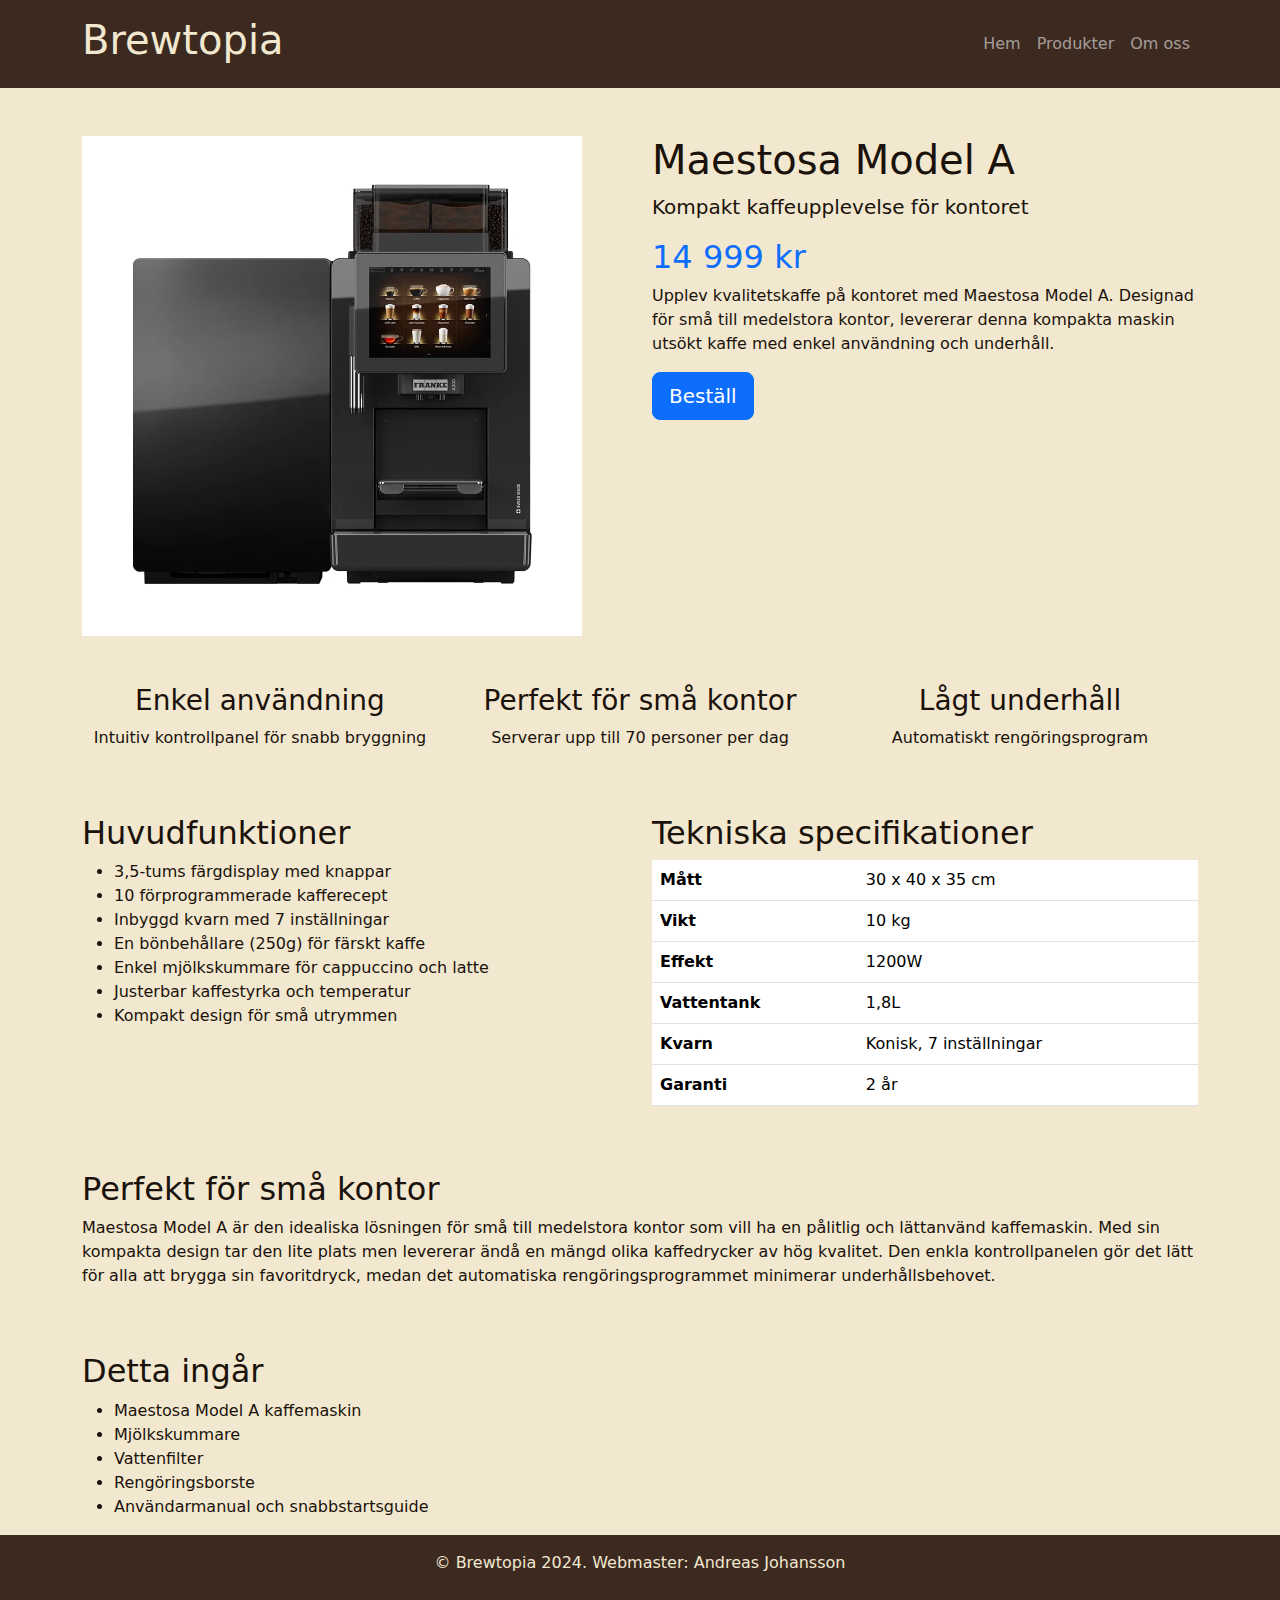
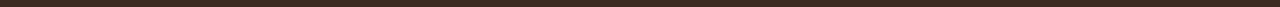
<file: products/maestosa1.html>
<!DOCTYPE html>
<html lang="en">
<head>
    <meta charset="UTF-8">
    <meta name="viewport" content="width=device-width, initial-scale=1.0">
    <title>Brewtopia - Maestosa Model A</title>
    <link rel="icon" type="image/png" href="../media/coffeeicon.png">
    <link href="https://cdn.jsdelivr.net/npm/bootstrap@5.3.3/dist/css/bootstrap.min.css" rel="stylesheet" integrity="sha384-QWTKZyjpPEjISv5WaRU9OFeRpok6YctnYmDr5pNlyT2bRjXh0JMhjY6hW+ALEwIH" crossorigin="anonymous">
    <script src="https://cdn.jsdelivr.net/npm/bootstrap@5.3.3/dist/js/bootstrap.bundle.min.js" integrity="sha384-YvpcrYf0tY3lHB60NNkmXc5s9fDVZLESaAA55NDzOxhy9GkcIdslK1eN7N6jIeHz" crossorigin="anonymous" defer></script>
    <link rel="stylesheet" href="../styles/theme.css">
</head>

<body class="d-flex flex-column min-vh-100">
<!-- Header -->
<header class="py-3 coffee-header">
    <div class="container">
        <div class="row align-items-center">
            <div class="col-md-6">
                <h1>Brewtopia</h1>
            </div>

            <div class="col-md-6">
                <nav class="navbar navbar-expand-lg navbar-dark">
                    <ul class="navbar-nav ms-auto">
                        <li class="nav-item"><a class="nav-link" href="../index.html">Hem</a></li>
                        <li class="nav-item"><a class="nav-link" href="../products.html">Produkter</a></li>
                        <li class="nav-item"><a class="nav-link" href="../about.html">Om oss</a></li>
                    </ul>
                </nav>
            </div>

        </div>
    </div>
</header>

<!-- Main Content -->
<main class="flex-grow-1">
    <div class="container mt-5">
        <div class="row">
            <div class="col-md-6">
                <img src="../media/coffee-machines/maestosa1.jpg" alt="Maestosa Model A Coffee Machine" class="product-image" width="500" height="500">
            </div>
            <div class="col-md-6">
                <h1>Maestosa Model A</h1>
                <p class="lead">Kompakt kaffeupplevelse för kontoret</p>
                <h2 class="text-primary">14 999 kr</h2>
                <p>Upplev kvalitetskaffe på kontoret med Maestosa Model A. Designad för små till medelstora kontor, levererar denna kompakta maskin utsökt kaffe med enkel användning och underhåll.</p>
                <button class="btn btn-primary btn-lg">Beställ</button>
            </div>
        </div>

        <div class="row mt-5">
            <div class="col-md-4">
                <div class="text-center">
                    <i class="bi bi-cup-hot feature-icon"></i>
                    <h3>Enkel användning</h3>
                    <p>Intuitiv kontrollpanel för snabb bryggning</p>
                </div>
            </div>
            <div class="col-md-4">
                <div class="text-center">
                    <i class="bi bi-people feature-icon"></i>
                    <h3>Perfekt för små kontor</h3>
                    <p>Serverar upp till 70 personer per dag</p>
                </div>
            </div>
            <div class="col-md-4">
                <div class="text-center">
                    <i class="bi bi-gear feature-icon"></i>
                    <h3>Lågt underhåll</h3>
                    <p>Automatiskt rengöringsprogram</p>
                </div>
            </div>
        </div>

        <div class="row mt-5">
            <div class="col-md-6">
                <h2>Huvudfunktioner</h2>
                <ul>
                    <li>3,5-tums färgdisplay med knappar</li>
                    <li>10 förprogrammerade kafferecept</li>
                    <li>Inbyggd kvarn med 7 inställningar</li>
                    <li>En bönbehållare (250g) för färskt kaffe</li>
                    <li>Enkel mjölkskummare för cappuccino och latte</li>
                    <li>Justerbar kaffestyrka och temperatur</li>
                    <li>Kompakt design för små utrymmen</li>
                </ul>
            </div>
            <div class="col-md-6">
                <h2>Tekniska specifikationer</h2>
                <table class="table">
                    <tr><th>Mått</th><td>30 x 40 x 35 cm</td></tr>
                    <tr><th>Vikt</th><td>10 kg</td></tr>
                    <tr><th>Effekt</th><td>1200W</td></tr>
                    <tr><th>Vattentank</th><td>1,8L</td></tr>
                    <tr><th>Kvarn</th><td>Konisk, 7 inställningar</td></tr>
                    <tr><th>Garanti</th><td>2 år</td></tr>
                </table>
            </div>
        </div>

        <div class="row mt-5">
            <div class="col-md-12">
                <h2>Perfekt för små kontor</h2>
                <p>Maestosa Model A är den idealiska lösningen för små till medelstora kontor som vill ha en pålitlig och lättanvänd kaffemaskin. Med sin kompakta design tar den lite plats men levererar ändå en mängd olika kaffedrycker av hög kvalitet. Den enkla kontrollpanelen gör det lätt för alla att brygga sin favoritdryck, medan det automatiska rengöringsprogrammet minimerar underhållsbehovet.</p>
            </div>
        </div>

        <div class="row mt-5">
            <div class="col-md-12">
                <h2>Detta ingår</h2>
                <ul>
                    <li>Maestosa Model A kaffemaskin</li>
                    <li>Mjölkskummare</li>
                    <li>Vattenfilter</li>
                    <li>Rengöringsborste</li>
                    <li>Användarmanual och snabbstartsguide</li>
                </ul>
            </div>
        </div>
    </div>
</main>

<!-- Footer -->
<footer class="py-3 coffee-footer">
    <div class="container text-center">
        <p>&copy; Brewtopia 2024. Webmaster: Andreas Johansson</p>
    </div>
</footer>

</body>
</html>
</file>
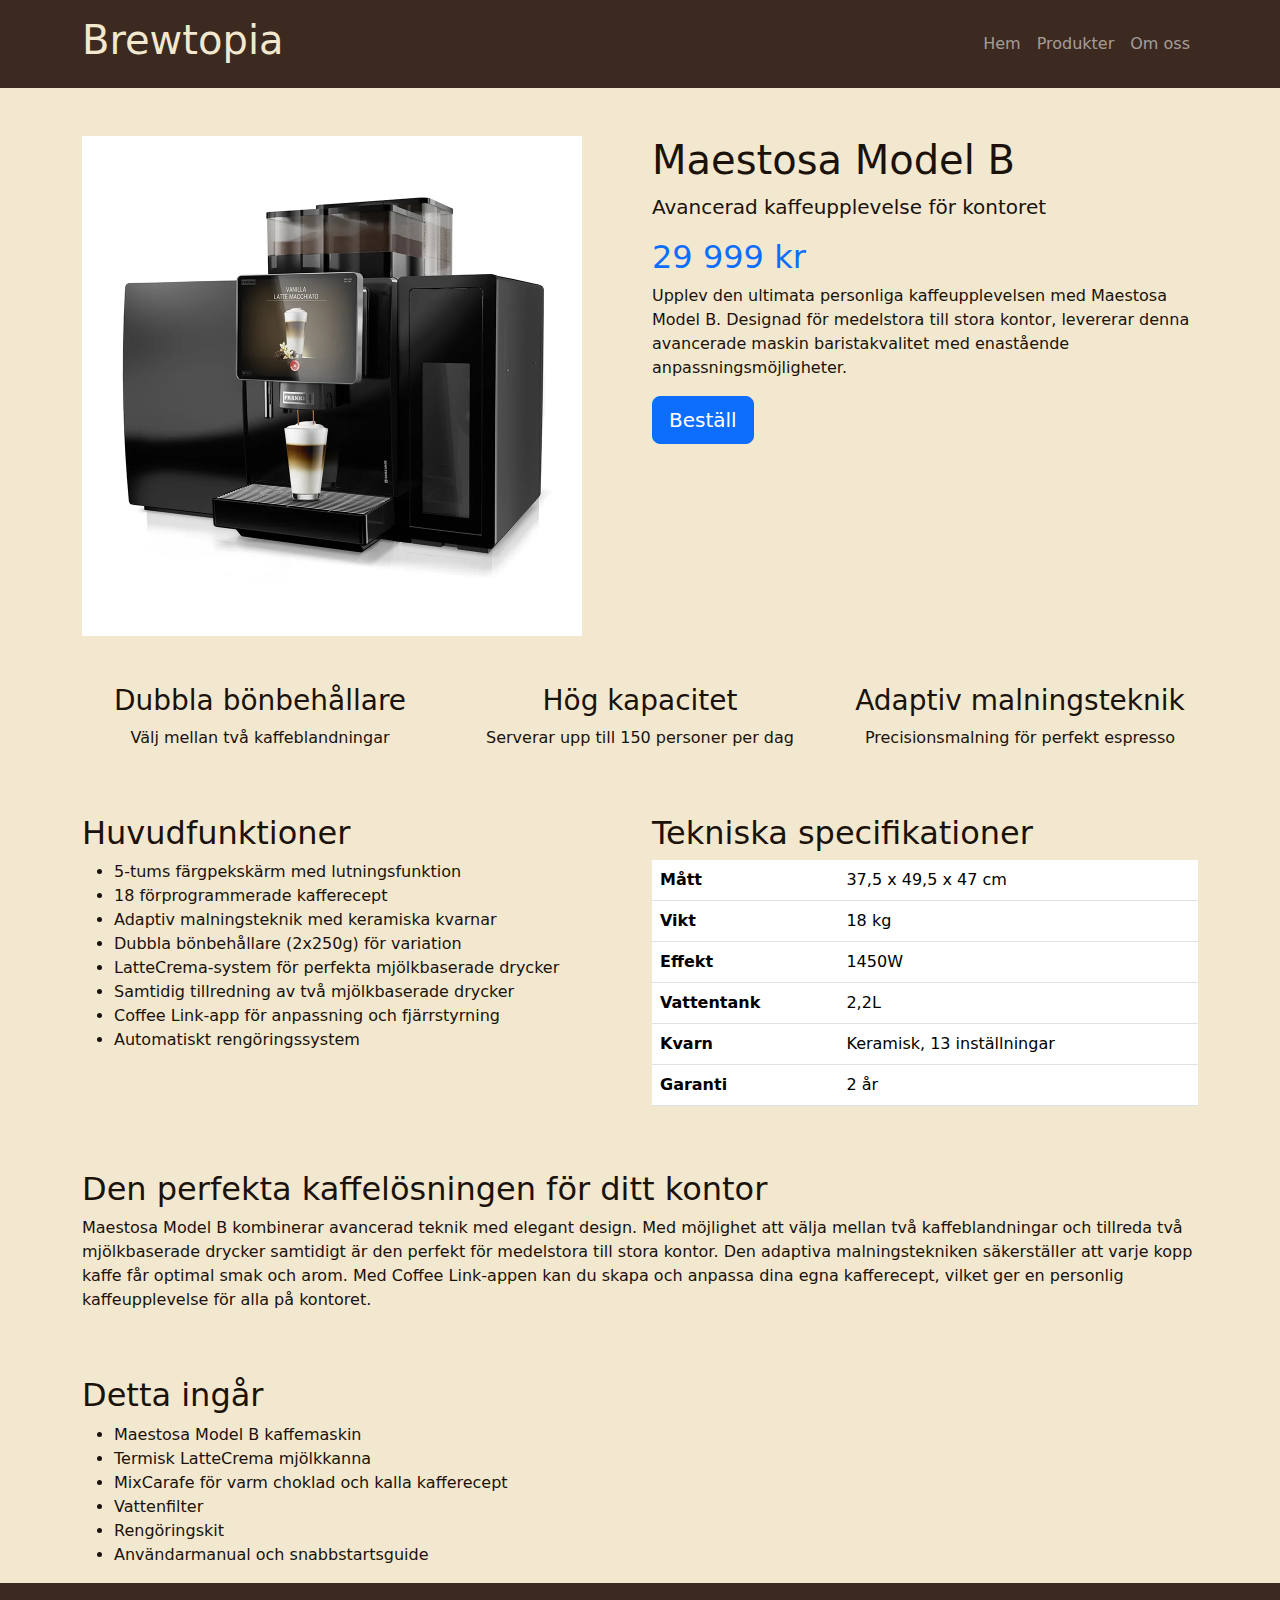
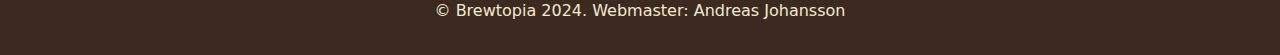
<file: products/maestosa2.html>
<!DOCTYPE html>
<html lang="en">
<head>
    <meta charset="UTF-8">
    <meta name="viewport" content="width=device-width, initial-scale=1.0">
    <title>Brewtopia - Maestosa Model B</title>
    <link rel="icon" type="image/png" href="../media/coffeeicon.png">
    <link href="https://cdn.jsdelivr.net/npm/bootstrap@5.3.3/dist/css/bootstrap.min.css" rel="stylesheet" integrity="sha384-QWTKZyjpPEjISv5WaRU9OFeRpok6YctnYmDr5pNlyT2bRjXh0JMhjY6hW+ALEwIH" crossorigin="anonymous">
    <script src="https://cdn.jsdelivr.net/npm/bootstrap@5.3.3/dist/js/bootstrap.bundle.min.js" integrity="sha384-YvpcrYf0tY3lHB60NNkmXc5s9fDVZLESaAA55NDzOxhy9GkcIdslK1eN7N6jIeHz" crossorigin="anonymous" defer></script>
    <link rel="stylesheet" href="../styles/theme.css">
</head>

<body class="d-flex flex-column min-vh-100">
<!-- Header -->
<header class="py-3 coffee-header">
    <div class="container">
        <div class="row align-items-center">
            <div class="col-md-6">
                <h1>Brewtopia</h1>
            </div>

            <div class="col-md-6">
                <nav class="navbar navbar-expand-lg navbar-dark">
                    <ul class="navbar-nav ms-auto">
                        <li class="nav-item"><a class="nav-link" href="../index.html">Hem</a></li>
                        <li class="nav-item"><a class="nav-link" href="../products.html">Produkter</a></li>
                        <li class="nav-item"><a class="nav-link" href="../about.html">Om oss</a></li>
                    </ul>
                </nav>
            </div>

        </div>
    </div>
</header>

<!-- Main Content -->
<main class="flex-grow-1">
    <div class="container mt-5">
        <div class="row">
            <div class="col-md-6">
                <img src="../media/coffee-machines/maestosa2.jpg" alt="Maestosa Model B Coffee Machine" class="product-image" width="500" height="500">
            </div>
            <div class="col-md-6">
                <h1>Maestosa Model B</h1>
                <p class="lead">Avancerad kaffeupplevelse för kontoret</p>
                <h2 class="text-primary">29 999 kr</h2>
                <p>Upplev den ultimata personliga kaffeupplevelsen med Maestosa Model B. Designad för medelstora till stora kontor, levererar denna avancerade maskin baristakvalitet med enastående anpassningsmöjligheter.</p>
                <button class="btn btn-primary btn-lg">Beställ</button>
            </div>
        </div>

        <div class="row mt-5">
            <div class="col-md-4">
                <div class="text-center">
                    <i class="bi bi-cup-hot feature-icon"></i>
                    <h3>Dubbla bönbehållare</h3>
                    <p>Välj mellan två kaffeblandningar</p>
                </div>
            </div>
            <div class="col-md-4">
                <div class="text-center">
                    <i class="bi bi-people feature-icon"></i>
                    <h3>Hög kapacitet</h3>
                    <p>Serverar upp till 150 personer per dag</p>
                </div>
            </div>
            <div class="col-md-4">
                <div class="text-center">
                    <i class="bi bi-gear feature-icon"></i>
                    <h3>Adaptiv malningsteknik</h3>
                    <p>Precisionsmalning för perfekt espresso</p>
                </div>
            </div>
        </div>

        <div class="row mt-5">
            <div class="col-md-6">
                <h2>Huvudfunktioner</h2>
                <ul>
                    <li>5-tums färgpekskärm med lutningsfunktion</li>
                    <li>18 förprogrammerade kafferecept</li>
                    <li>Adaptiv malningsteknik med keramiska kvarnar</li>
                    <li>Dubbla bönbehållare (2x250g) för variation</li>
                    <li>LatteCrema-system för perfekta mjölkbaserade drycker</li>
                    <li>Samtidig tillredning av två mjölkbaserade drycker</li>
                    <li>Coffee Link-app för anpassning och fjärrstyrning</li>
                    <li>Automatiskt rengöringssystem</li>
                </ul>
            </div>
            <div class="col-md-6">
                <h2>Tekniska specifikationer</h2>
                <table class="table">
                    <tr><th>Mått</th><td>37,5 x 49,5 x 47 cm</td></tr>
                    <tr><th>Vikt</th><td>18 kg</td></tr>
                    <tr><th>Effekt</th><td>1450W</td></tr>
                    <tr><th>Vattentank</th><td>2,2L</td></tr>
                    <tr><th>Kvarn</th><td>Keramisk, 13 inställningar</td></tr>
                    <tr><th>Garanti</th><td>2 år</td></tr>
                </table>
            </div>
        </div>

        <div class="row mt-5">
            <div class="col-md-12">
                <h2>Den perfekta kaffelösningen för ditt kontor</h2>
                <p>Maestosa Model B kombinerar avancerad teknik med elegant design. Med möjlighet att välja mellan två kaffeblandningar och tillreda två mjölkbaserade drycker samtidigt är den perfekt för medelstora till stora kontor. Den adaptiva malningstekniken säkerställer att varje kopp kaffe får optimal smak och arom. Med Coffee Link-appen kan du skapa och anpassa dina egna kafferecept, vilket ger en personlig kaffeupplevelse för alla på kontoret.</p>
            </div>
        </div>

        <div class="row mt-5">
            <div class="col-md-12">
                <h2>Detta ingår</h2>
                <ul>
                    <li>Maestosa Model B kaffemaskin</li>
                    <li>Termisk LatteCrema mjölkkanna</li>
                    <li>MixCarafe för varm choklad och kalla kafferecept</li>
                    <li>Vattenfilter</li>
                    <li>Rengöringskit</li>
                    <li>Användarmanual och snabbstartsguide</li>
                </ul>
            </div>
        </div>
    </div>
</main>

<!-- Footer -->
<footer class="py-3 coffee-footer">
    <div class="container text-center">
        <p>&copy; Brewtopia 2024. Webmaster: Andreas Johansson</p>
    </div>
</footer>

</body>
</html>
</file>
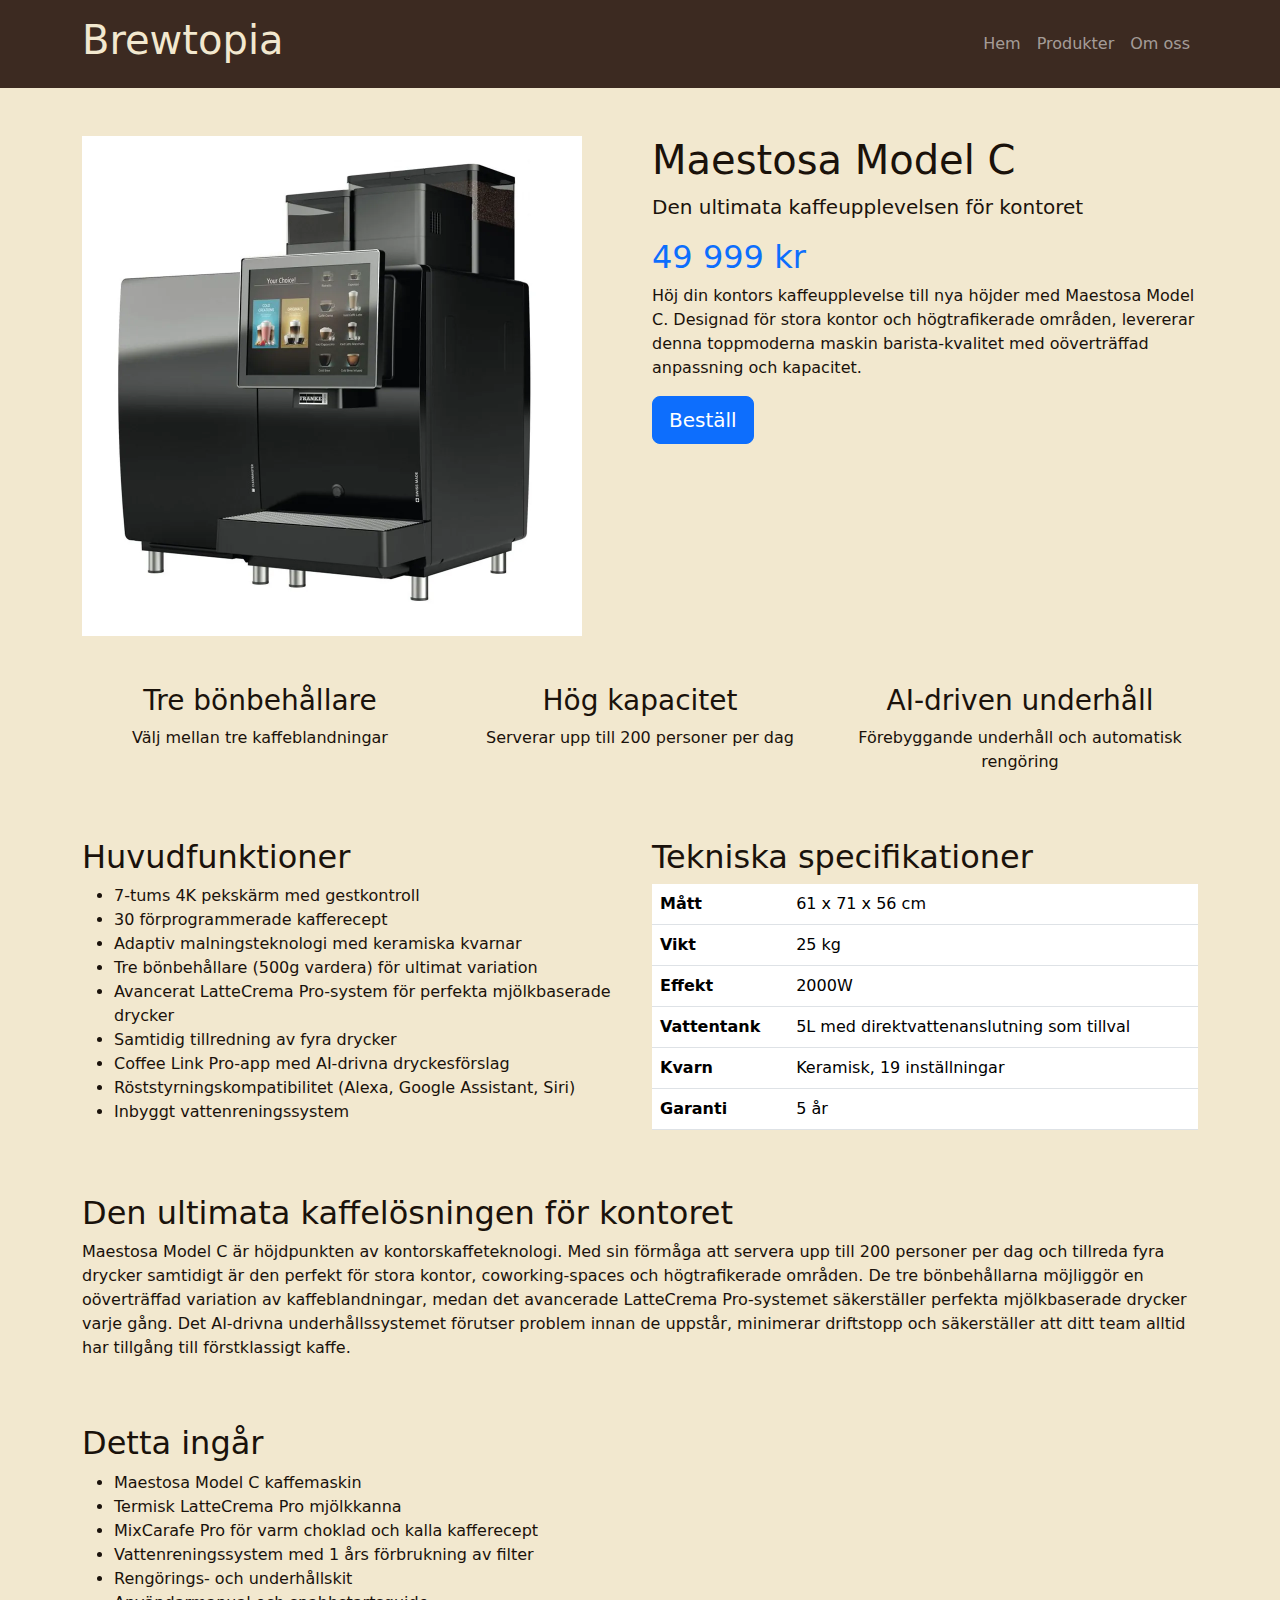
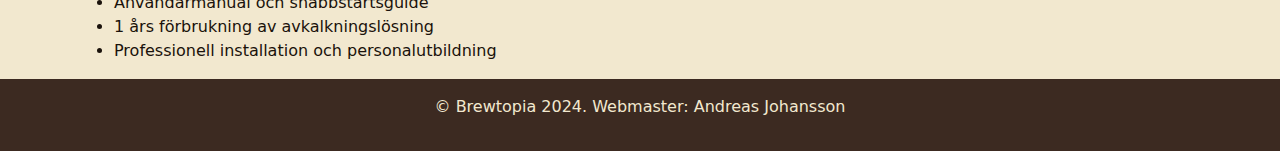
<file: products/maestosa3.html>
<!DOCTYPE html>
<html lang="en">
<head>
    <meta charset="UTF-8">
    <meta name="viewport" content="width=device-width, initial-scale=1.0">
    <title>Brewtopia - Maestosa Model C</title>
    <link rel="icon" type="image/png" href="../media/coffeeicon.png">
    <link href="https://cdn.jsdelivr.net/npm/bootstrap@5.3.3/dist/css/bootstrap.min.css" rel="stylesheet" integrity="sha384-QWTKZyjpPEjISv5WaRU9OFeRpok6YctnYmDr5pNlyT2bRjXh0JMhjY6hW+ALEwIH" crossorigin="anonymous">
    <script src="https://cdn.jsdelivr.net/npm/bootstrap@5.3.3/dist/js/bootstrap.bundle.min.js" integrity="sha384-YvpcrYf0tY3lHB60NNkmXc5s9fDVZLESaAA55NDzOxhy9GkcIdslK1eN7N6jIeHz" crossorigin="anonymous" defer></script>
    <link rel="stylesheet" href="../styles/theme.css">
</head>

<body class="d-flex flex-column min-vh-100">
<!-- Header -->
<header class="py-3 coffee-header">
    <div class="container">
        <div class="row align-items-center">
            <div class="col-md-6">
                <h1>Brewtopia</h1>
            </div>

            <div class="col-md-6">
                <nav class="navbar navbar-expand-lg navbar-dark">
                    <ul class="navbar-nav ms-auto">
                        <li class="nav-item"><a class="nav-link" href="../index.html">Hem</a></li>
                        <li class="nav-item"><a class="nav-link" href="../products.html">Produkter</a></li>
                        <li class="nav-item"><a class="nav-link" href="../about.html">Om oss</a></li>
                    </ul>
                </nav>
            </div>

        </div>
    </div>
</header>

<!-- Main Content -->
<main class="flex-grow-1">
    <div class="container mt-5">
        <div class="row">
            <div class="col-md-6">
                <img src="../media/coffee-machines/maestosa3.jpg" alt="Maestosa Model C Coffee Machine" class="product-image" width="500" height="500">
            </div>
            <div class="col-md-6">
                <h1>Maestosa Model C</h1>
                <p class="lead">Den ultimata kaffeupplevelsen för kontoret</p>
                <h2 class="text-primary">49 999 kr</h2>
                <p>Höj din kontors kaffeupplevelse till nya höjder med Maestosa Model C. Designad för stora kontor och högtrafikerade områden, levererar denna toppmoderna maskin barista-kvalitet med oöverträffad anpassning och kapacitet.</p>
                <button class="btn btn-primary btn-lg">Beställ</button>
            </div>
        </div>

        <div class="row mt-5">
            <div class="col-md-4">
                <div class="text-center">
                    <i class="bi bi-cup-hot feature-icon"></i>
                    <h3>Tre bönbehållare</h3>
                    <p>Välj mellan tre kaffeblandningar</p>
                </div>
            </div>
            <div class="col-md-4">
                <div class="text-center">
                    <i class="bi bi-people feature-icon"></i>
                    <h3>Hög kapacitet</h3>
                    <p>Serverar upp till 200 personer per dag</p>
                </div>
            </div>
            <div class="col-md-4">
                <div class="text-center">
                    <i class="bi bi-gear feature-icon"></i>
                    <h3>AI-driven underhåll</h3>
                    <p>Förebyggande underhåll och automatisk rengöring</p>
                </div>
            </div>
        </div>

        <div class="row mt-5">
            <div class="col-md-6">
                <h2>Huvudfunktioner</h2>
                <ul>
                    <li>7-tums 4K pekskärm med gestkontroll</li>
                    <li>30 förprogrammerade kafferecept</li>
                    <li>Adaptiv malningsteknologi med keramiska kvarnar</li>
                    <li>Tre bönbehållare (500g vardera) för ultimat variation</li>
                    <li>Avancerat LatteCrema Pro-system för perfekta mjölkbaserade drycker</li>
                    <li>Samtidig tillredning av fyra drycker</li>
                    <li>Coffee Link Pro-app med AI-drivna dryckesförslag</li>
                    <li>Röststyrningskompatibilitet (Alexa, Google Assistant, Siri)</li>
                    <li>Inbyggt vattenreningssystem</li>
                </ul>
            </div>
            <div class="col-md-6">
                <h2>Tekniska specifikationer</h2>
                <table class="table">
                    <tr><th>Mått</th><td>61 x 71 x 56 cm</td></tr>
                    <tr><th>Vikt</th><td>25 kg</td></tr>
                    <tr><th>Effekt</th><td>2000W</td></tr>
                    <tr><th>Vattentank</th><td>5L med direktvattenanslutning som tillval</td></tr>
                    <tr><th>Kvarn</th><td>Keramisk, 19 inställningar</td></tr>
                    <tr><th>Garanti</th><td>5 år</td></tr>
                </table>
            </div>
        </div>

        <div class="row mt-5">
            <div class="col-md-12">
                <h2>Den ultimata kaffelösningen för kontoret</h2>
                <p>Maestosa Model C är höjdpunkten av kontorskaffeteknologi. Med sin förmåga att servera upp till 200 personer per dag och tillreda fyra drycker samtidigt är den perfekt för stora kontor, coworking-spaces och högtrafikerade områden. De tre bönbehållarna möjliggör en oöverträffad variation av kaffeblandningar, medan det avancerade LatteCrema Pro-systemet säkerställer perfekta mjölkbaserade drycker varje gång. Det AI-drivna underhållssystemet förutser problem innan de uppstår, minimerar driftstopp och säkerställer att ditt team alltid har tillgång till förstklassigt kaffe.</p>
            </div>
        </div>

        <div class="row mt-5">
            <div class="col-md-12">
                <h2>Detta ingår</h2>
                <ul>
                    <li>Maestosa Model C kaffemaskin</li>
                    <li>Termisk LatteCrema Pro mjölkkanna</li>
                    <li>MixCarafe Pro för varm choklad och kalla kafferecept</li>
                    <li>Vattenreningssystem med 1 års förbrukning av filter</li>
                    <li>Rengörings- och underhållskit</li>
                    <li>Användarmanual och snabbstartsguide</li>
                    <li>1 års förbrukning av avkalkningslösning</li>
                    <li>Professionell installation och personalutbildning</li>
                </ul>
            </div>
        </div>
    </div>
</main>

<!-- Footer -->
<footer class="py-3 coffee-footer">
    <div class="container text-center">
        <p>&copy; Brewtopia 2024. Webmaster: Andreas Johansson</p>
    </div>
</footer>

</body>
</html>
</file>
<file: styles/theme.css>
body {
    background-color: #F2E8CF; /* Cream color */
    color: #1A120B; /* Dark text for contrast */
    min-height: 100vh; /* Ensure body takes full viewport height */
    display: flex;
    flex-direction: column;
}

.coffee-header {
    background-color: #3C2A21 !important; /* Dark coffee color */
    color: #F2E8CF !important; /* Light text for contrast */
}

.coffee-footer {
    background-color: #3C2A21 !important; /* Dark coffee color */
    color: #F2E8CF !important; /* Light text for contrast */
    margin-top: auto; /* Push footer to bottom */
}

main {
    flex: 1; /* Allow main content to grow and push footer down */
}
</file>
<file: styles/products.css>
.kaffeparty-section h2 {
    color: #3C2A21;
    font-weight: bold;
}

.card {
    transition: transform 0.3s ease-in-out;
    border-color: #DBC1AC;
    display: flex;
    flex-direction: column;
}

.card-body {
    flex: 1 0 auto;
    display: flex;
    flex-direction: column;
}

.card-body > :last-child {
    margin-top: auto;
}

.card:hover {
    transform: translateY(-5px);
}

.card-title {
    color: #3C2A21;
    font-weight: bold;
}

.btn-primary {
    background-color: #967259;
    border-color: #967259;
}

.btn-primary:hover {
    background-color: #3C2A21;
    border-color: #3C2A21;
}

.product-image {
    max-width: 100%;
    height: auto;
}
.feature-icon {
    font-size: 2rem;
    color: #8B4513;
}
.bg-coffee {
    background-color: #D2B48C;
}
</file>
